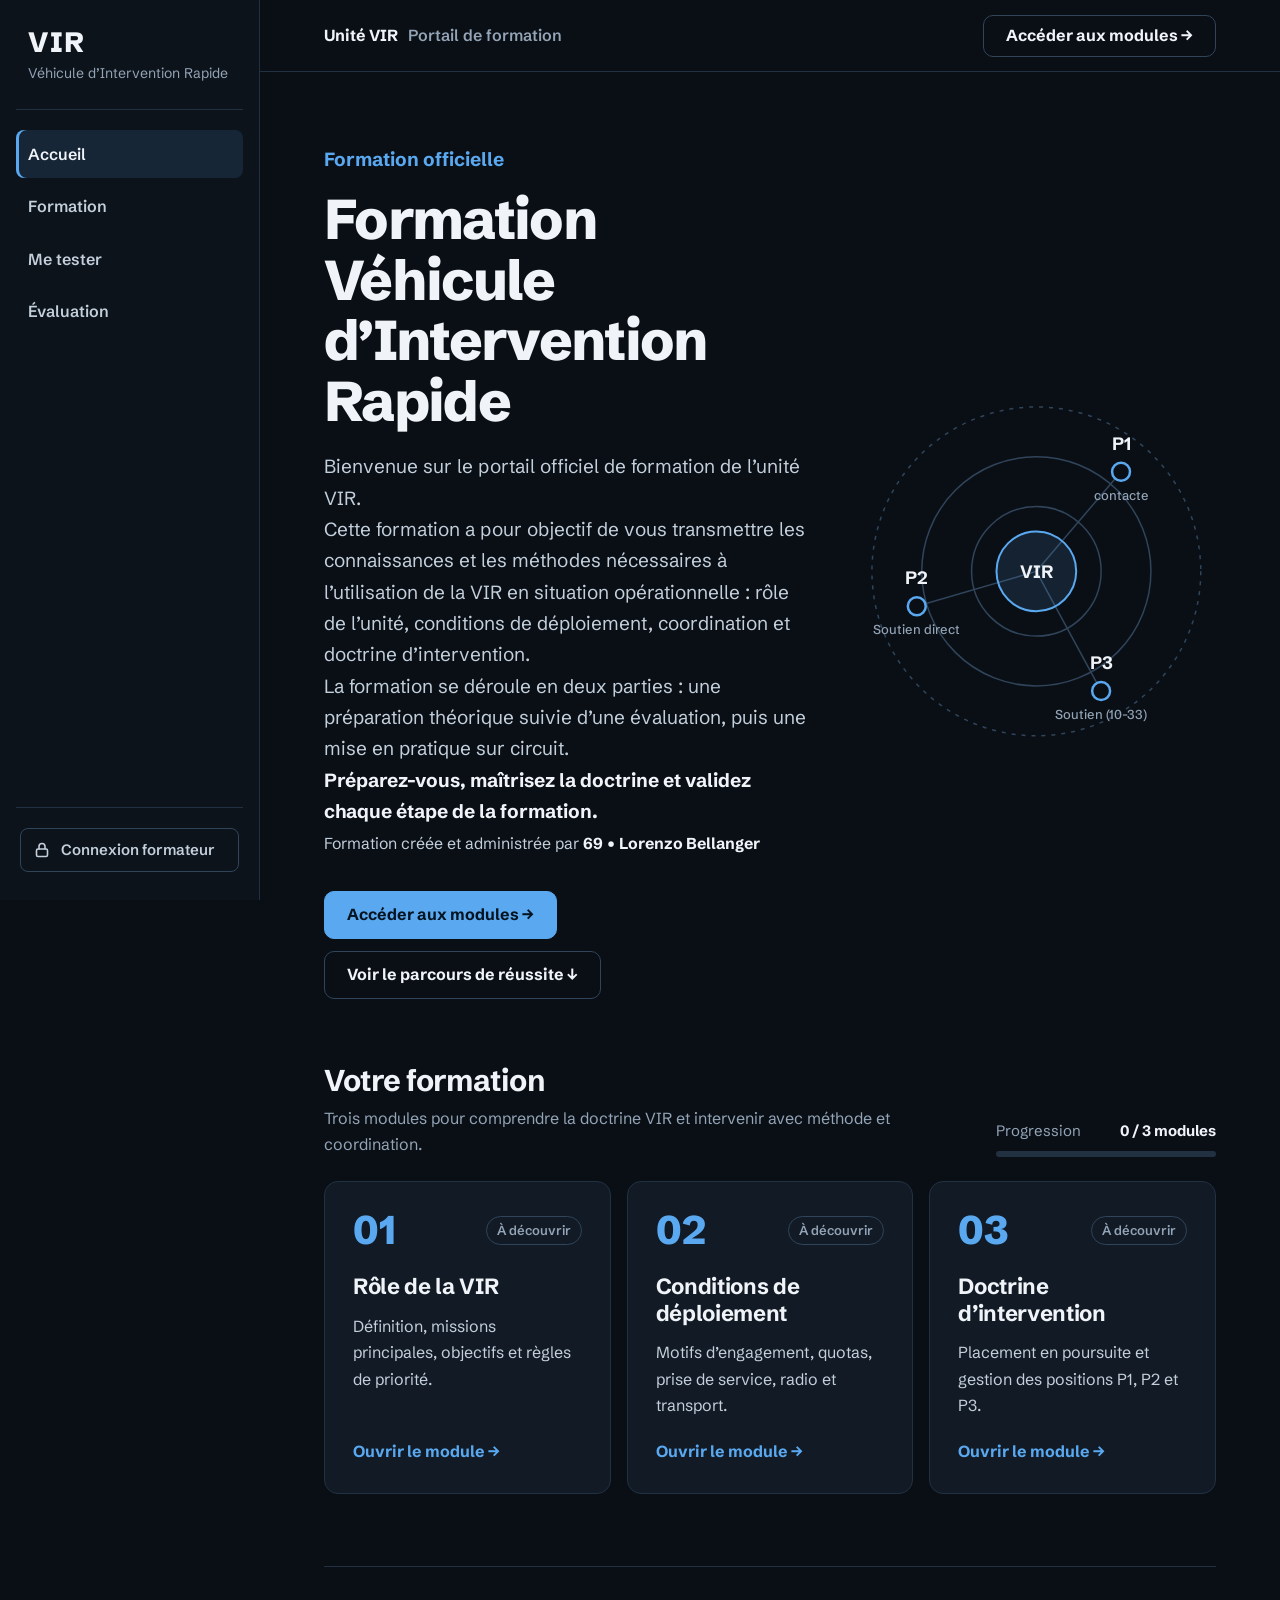
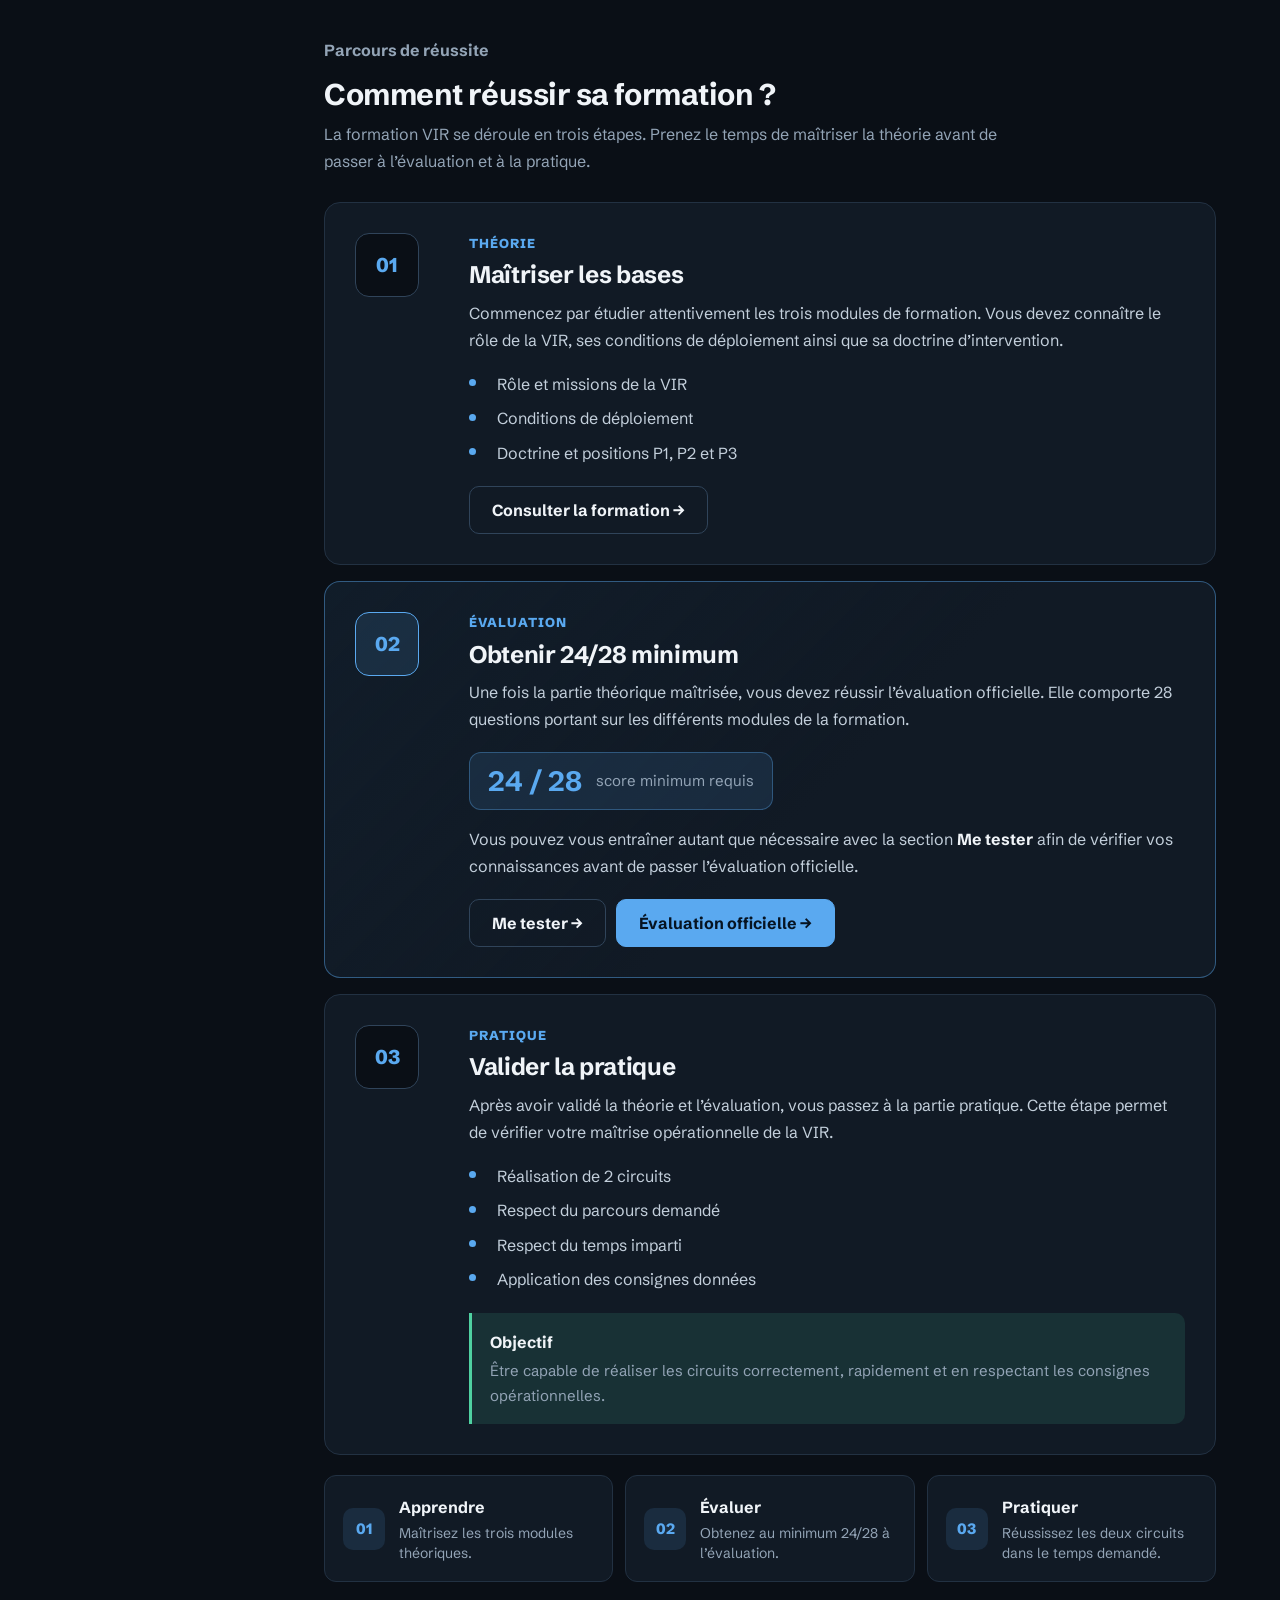
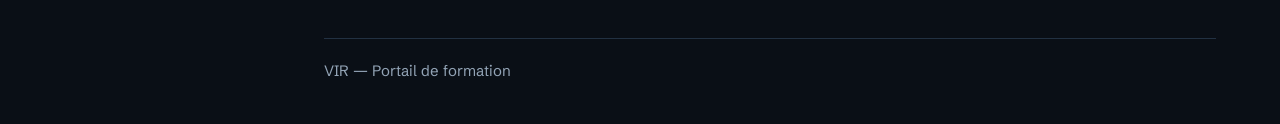
<file: index.html>
<!doctype html>
<html lang="fr">

<head>
  <meta charset="utf-8">

  <meta
    name="viewport"
    content="width=device-width, initial-scale=1"
  >

  <meta
    name="theme-color"
    content="#0a0f16"
  >

  <meta
    name="description"
    content="Portail officiel de formation de l’unité Véhicule d’Intervention Rapide."
  >


  <title>Accueil — VIR</title>

  <script src="./js/mobileguard.js"></script>
  <link rel="icon" type="image/png" href="./assets/icon.png">
  <link
    rel="preconnect"
    href="https://fonts.googleapis.com"
  >

  <link
    rel="preconnect"
    href="https://fonts.gstatic.com"
    crossorigin
  >

  <link
    href="https://fonts.googleapis.com/css2?family=Schibsted+Grotesk:wght@400;500;600;700;800&display=swap"
    rel="stylesheet"
  >

  <link
    rel="stylesheet"
    href="./css/style.css"
  >
</head>

<body data-page="home">

  <!-- =====================================================
       SIDEBAR
       ===================================================== -->

  <aside
    class="sidebar"
    id="sidebar"
    aria-label="Navigation principale"
  >

    <a
      class="brand"
      href="./index.html"
    >
      <strong>VIR</strong>
      <small>Véhicule d’Intervention Rapide</small>
    </a>

    <nav class="primary-nav">

      <a
        class="nav-link is-active"
        href="./index.html"
        aria-current="page"
      >
        Accueil
      </a>

      <a
        class="nav-link"
        href="./formation.html"
      >
        Formation
      </a>

      <a
        class="nav-link"
        href="./me-tester.html"
      >
        Me tester
      </a>

      <a
        class="nav-link"
        href="./evaluation.html"
      >
        Évaluation
      </a>

    </nav>

    <div class="sidebar-foot">

      <a
        class="staff-link"
        href="./formateur/connexion.html"
      >
        <svg
          viewBox="0 0 18 18"
          fill="none"
          stroke="currentColor"
          stroke-width="1.6"
          stroke-linecap="round"
          stroke-linejoin="round"
          aria-hidden="true"
        >
          <rect
            x="3.5"
            y="8"
            width="11"
            height="7.5"
            rx="1.5"
          />

          <path
            d="M6 8V5.5a3 3 0 0 1 6 0V8"
          />
        </svg>

        Connexion formateur
      </a>

    </div>

  </aside>

  <div
    class="mobile-scrim"
    data-close-sidebar
  ></div>


  <!-- =====================================================
       CONTENU PRINCIPAL
       ===================================================== -->

  <main class="main-content">

    <!-- TOPBAR -->

    <header class="topbar">

      <button
        class="menu-toggle"
        type="button"
        aria-label="Ouvrir la navigation"
        aria-expanded="false"
        aria-controls="sidebar"
        data-menu-toggle
      >
        <span></span>
        <span></span>
        <span></span>
      </button>

      <div class="topbar-title">
        <b>Unité VIR</b>
        <span>Portail de formation</span>
      </div>

      <a
        class="button"
        href="./formation.html"
      >
        Accéder aux modules →
      </a>

    </header>


    <div class="page-wrap">

      <!-- =================================================
           HERO
           ================================================= -->

      <section class="hero">

        <div>

          <p class="kicker">
            Formation officielle
          </p>

          <h1>
            Formation Véhicule d’Intervention Rapide
          </h1>

          <p>
            Bienvenue sur le portail officiel de formation
            de l’unité VIR.
          </p>

          <p>
            Cette formation a pour objectif de vous transmettre
            les connaissances et les méthodes nécessaires à
            l’utilisation de la VIR en situation opérationnelle :
            rôle de l’unité, conditions de déploiement,
            coordination et doctrine d’intervention.
          </p>

          <p>
            La formation se déroule en deux parties :
            une préparation théorique suivie d’une évaluation,
            puis une mise en pratique sur circuit.
          </p>

          <p>
            <strong>
              Préparez-vous, maîtrisez la doctrine et validez
              chaque étape de la formation.
            </strong>
          </p>

          <p>
            <small>
              Formation créée et administrée par
              <strong>69 • Lorenzo Bellanger</strong>
            </small>
          </p>

          <div class="hero-actions">

            <a
              class="button button-primary"
              href="./formation.html"
            >
              Accéder aux modules →
            </a>

            <a
              class="button"
              href="#reussir-formation"
            >
              Voir le parcours de réussite ↓
            </a>

          </div>

        </div>


        <!-- SCHÉMA VIR -->

        <svg
          class="hero-figure"
          viewBox="0 0 360 360"
          role="img"
          aria-label="Schéma des positions P1, P2 et P3 autour de la VIR"
        >

          <circle
            class="ring ring-dash"
            cx="180"
            cy="180"
            r="165"
          />

          <circle
            class="ring"
            cx="180"
            cy="180"
            r="115"
          />

          <circle
            class="ring"
            cx="180"
            cy="180"
            r="65"
          />

          <line
            class="link"
            x1="180"
            y1="180"
            x2="265"
            y2="80"
          />

          <line
            class="link"
            x1="180"
            y1="180"
            x2="60"
            y2="215"
          />

          <line
            class="link"
            x1="180"
            y1="180"
            x2="245"
            y2="300"
          />

          <circle
            class="core"
            cx="180"
            cy="180"
            r="40"
          />

          <text
            x="180"
            y="187"
          >
            VIR
          </text>

          <circle
            class="node"
            cx="265"
            cy="80"
            r="9"
          />

          <text
            x="265"
            y="58"
          >
            P1
          </text>

          <text
            class="sub"
            x="265"
            y="108"
          >
            contacte
          </text>


          <circle
            class="node"
            cx="60"
            cy="215"
            r="9"
          />

          <text
            x="60"
            y="193"
          >
            P2
          </text>

          <text
            class="sub"
            x="60"
            y="243"
          >
            Soutien direct
          </text>


          <circle
            class="node"
            cx="245"
            cy="300"
            r="9"
          />

          <text
            x="245"
            y="278"
          >
            P3
          </text>

          <text
            class="sub"
            x="245"
            y="328"
          >
            Soutien (10-33)
          </text>

        </svg>

      </section>


      <!-- =================================================
           MODULES
           ================================================= -->

      <section id="parcours">

        <div class="section-head">

          <div>

            <h2>
              Votre formation
            </h2>

            <p>
              Trois modules pour comprendre la doctrine VIR
              et intervenir avec méthode et coordination.
            </p>

          </div>


          <div class="progress">

            <div class="progress-label">

              <span>
                Progression
              </span>

              <strong>
                <span data-progress-count>0</span>
                / 3 modules
              </strong>

            </div>

            <div class="progress-track">

              <span
                data-progress-bar
                style="width: 0%"
              ></span>

            </div>

          </div>

        </div>


        <div class="module-grid">

          <!-- MODULE 1 -->

          <a
            class="module-card"
            href="./formation.html#module-1"
            data-home-module="1"
          >

            <div class="top">

              <span class="num">
                01
              </span>

              <span
                class="module-state"
                data-module-status="1"
              >
                À découvrir
              </span>

            </div>

            <h3>
              Rôle de la VIR
            </h3>

            <p>
              Définition, missions principales,
              objectifs et règles de priorité.
            </p>

            <span class="open">
              Ouvrir le module →
            </span>

          </a>


          <!-- MODULE 2 -->

          <a
            class="module-card"
            href="./formation.html#module-2"
            data-home-module="2"
          >

            <div class="top">

              <span class="num">
                02
              </span>

              <span
                class="module-state"
                data-module-status="2"
              >
                À découvrir
              </span>

            </div>

            <h3>
              Conditions de déploiement
            </h3>

            <p>
              Motifs d’engagement, quotas,
              prise de service, radio et transport.
            </p>

            <span class="open">
              Ouvrir le module →
            </span>

          </a>


          <!-- MODULE 3 -->

          <a
            class="module-card"
            href="./formation.html#module-3"
            data-home-module="3"
          >

            <div class="top">

              <span class="num">
                03
              </span>

              <span
                class="module-state"
                data-module-status="3"
              >
                À découvrir
              </span>

            </div>

            <h3>
              Doctrine d’intervention
            </h3>

            <p>
              Placement en poursuite et gestion
              des positions P1, P2 et P3.
            </p>

            <span class="open">
              Ouvrir le module →
            </span>

          </a>

        </div>

      </section>


      <!-- =================================================
           COMMENT RÉUSSIR SA FORMATION
           ================================================= -->

      <section
        class="success-path"
        id="reussir-formation"
      >

        <div class="section-head">

          <div>

            <p class="kicker">
              Parcours de réussite
            </p>

            <h2>
              Comment réussir sa formation ?
            </h2>

            <p>
              La formation VIR se déroule en trois étapes.
              Prenez le temps de maîtriser la théorie avant
              de passer à l’évaluation et à la pratique.
            </p>

          </div>

        </div>


        <div class="success-grid">

          <!-- ÉTAPE 1 -->

          <article class="success-card">

            <div class="success-number">
              01
            </div>

            <div class="success-content">

              <span class="success-label">
                THÉORIE
              </span>

              <h3>
                Maîtriser les bases
              </h3>

              <p>
                Commencez par étudier attentivement les trois
                modules de formation. Vous devez connaître le
                rôle de la VIR, ses conditions de déploiement
                ainsi que sa doctrine d’intervention.
              </p>

              <ul class="success-list">

                <li>
                  Rôle et missions de la VIR
                </li>

                <li>
                  Conditions de déploiement
                </li>

                <li>
                  Doctrine et positions P1, P2 et P3
                </li>

              </ul>

              <a
                class="button"
                href="./formation.html"
              >
                Consulter la formation →
              </a>

            </div>

          </article>


          <!-- ÉTAPE 2 -->

          <article class="success-card success-card-highlight">

            <div class="success-number">
              02
            </div>

            <div class="success-content">

              <span class="success-label">
                ÉVALUATION
              </span>

              <h3>
                Obtenir 24/28 minimum
              </h3>

              <p>
                Une fois la partie théorique maîtrisée,
                vous devez réussir l’évaluation officielle.
                Elle comporte 28 questions portant sur les
                différents modules de la formation.
              </p>


              <div class="score-requirement">

                <strong>
                  24 / 28
                </strong>

                <span>
                  score minimum requis
                </span>

              </div>


              <p>
                Vous pouvez vous entraîner autant que nécessaire
                avec la section <strong>Me tester</strong> afin
                de vérifier vos connaissances avant de passer
                l’évaluation officielle.
              </p>


              <div class="success-actions">

                <a
                  class="button"
                  href="./me-tester.html"
                >
                  Me tester →
                </a>

                <a
                  class="button button-primary"
                  href="./evaluation.html"
                >
                  Évaluation officielle →
                </a>

              </div>

            </div>

          </article>


          <!-- ÉTAPE 3 -->

          <article class="success-card">

            <div class="success-number">
              03
            </div>

            <div class="success-content">

              <span class="success-label">
                PRATIQUE
              </span>

              <h3>
                Valider la pratique
              </h3>

              <p>
                Après avoir validé la théorie et l’évaluation,
                vous passez à la partie pratique. Cette étape
                permet de vérifier votre maîtrise opérationnelle
                de la VIR.
              </p>


              <ul class="success-list">

                <li>
                  Réalisation de 2 circuits
                </li>

                <li>
                  Respect du parcours demandé
                </li>

                <li>
                  Respect du temps imparti
                </li>

                <li>
                  Application des consignes données
                </li>

              </ul>


              <div class="success-note">

                <strong>
                  Objectif
                </strong>

                <span>
                  Être capable de réaliser les circuits
                  correctement, rapidement et en respectant
                  les consignes opérationnelles.
                </span>

              </div>

            </div>

          </article>

        </div>


        <!-- RÉSUMÉ -->

        <div class="success-summary">

          <div>

            <span class="success-summary-number">
              01
            </span>

            <div>

              <strong>
                Apprendre
              </strong>

              <p>
                Maîtrisez les trois modules théoriques.
              </p>

            </div>

          </div>


          <div>

            <span class="success-summary-number">
              02
            </span>

            <div>

              <strong>
                Évaluer
              </strong>

              <p>
                Obtenez au minimum 24/28 à l’évaluation.
              </p>

            </div>

          </div>


          <div>

            <span class="success-summary-number">
              03
            </span>

            <div>

              <strong>
                Pratiquer
              </strong>

              <p>
                Réussissez les deux circuits dans le temps demandé.
              </p>

            </div>

          </div>

        </div>

      </section>


      <!-- =================================================
           FOOTER
           ================================================= -->

      <footer class="page-footer">
        VIR — Portail de formation
      </footer>

    </div>

  </main>


  <script
    src="./js/app.js"
    defer
  ></script>

</body>
</html>
</file>
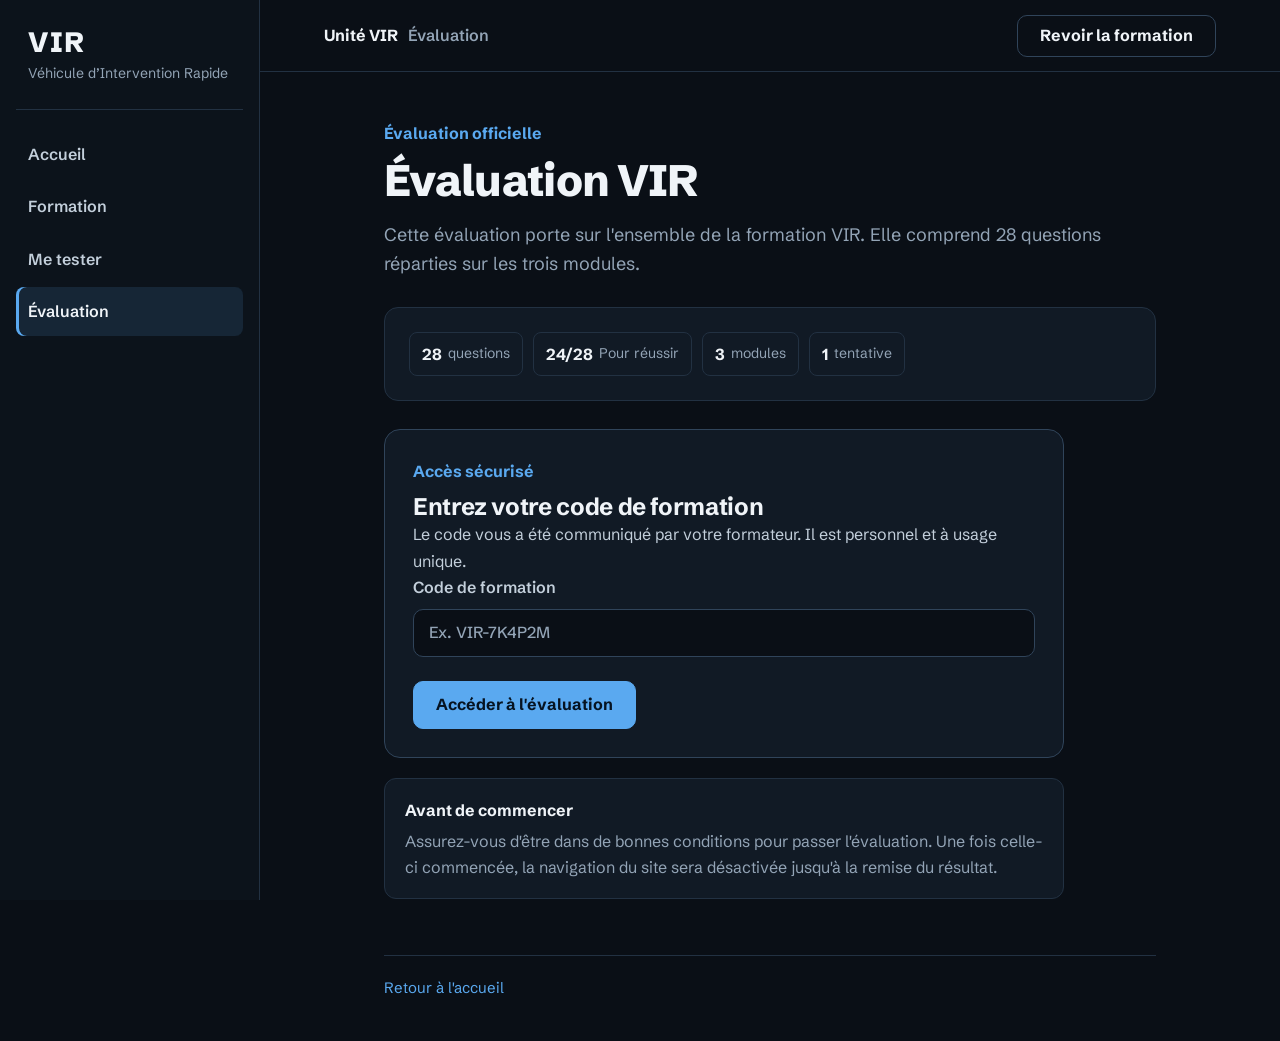
<file: evaluation.html>
<!doctype html>
<html lang="fr">

<head>
  <meta charset="utf-8">
  <meta
    name="viewport"
    content="width=device-width, initial-scale=1"
  >

  <meta
    name="theme-color"
    content="#0a0f16"
  >

  <meta
    name="description"
    content="Évaluation officielle de la formation VIR."
  >

  <title>Évaluation — VIR</title>
  <link rel="icon" type="image/png" href="./assets/icon.png">
  <link rel="preconnect" href="https://fonts.googleapis.com">
  <link
    rel="preconnect"
    href="https://fonts.gstatic.com"
    crossorigin
  >

  <link
    href="https://fonts.googleapis.com/css2?family=Schibsted+Grotesk:wght@400;500;600;700;800&display=swap"
    rel="stylesheet"
  >

  <link
    rel="stylesheet"
    href="./css/style.css"
  >

  <script src="./js/mobileguard.js"></script>
</head>

<body data-page="evaluation">

  <!-- =====================================================
       SIDEBAR
       ===================================================== -->

  <aside
    class="sidebar"
    id="sidebar"
    aria-label="Navigation principale"
  >

    <a
      class="brand"
      href="./index.html"
    >
      <strong>VIR</strong>

      <small>
        Véhicule d’Intervention Rapide
      </small>
    </a>

    <nav class="primary-nav">

      <a
        class="nav-link"
        href="./index.html"
      >
        Accueil
      </a>

      <a
        class="nav-link"
        href="./formation.html"
      >
        Formation
      </a>

      <a
        class="nav-link"
        href="./me-tester.html"
      >
        Me tester
      </a>

      <a
        class="nav-link is-active"
        href="./evaluation.html"
        aria-current="page"
      >
        Évaluation
      </a>

    </nav>

  </aside>


  <!-- =====================================================
       MOBILE
       ===================================================== -->

  <div
    class="mobile-scrim"
    data-close-sidebar
  ></div>


  <!-- =====================================================
       CONTENU
       ===================================================== -->

  <main class="main-content">

    <!-- TOPBAR -->

    <header class="topbar">

      <button
        class="menu-toggle"
        type="button"
        aria-label="Ouvrir la navigation"
        aria-expanded="false"
        aria-controls="sidebar"
        data-menu-toggle
      >
        <span></span>
        <span></span>
        <span></span>
      </button>

      <div class="topbar-title">

        <a href="./index.html">
          Unité VIR
        </a>

        <span>
          Évaluation
        </span>

      </div>

      <a
        class="button"
        href="./formation.html"
      >
        Revoir la formation
      </a>

    </header>


    <div class="page-wrap evaluation-wrap">


      <!-- =================================================
           ÉTAPE 1 — ACCÈS
           ================================================= -->

      <section id="evaluation-access">

        <p class="kicker">
          Évaluation officielle
        </p>

        <h1 class="quiz-title">
          Évaluation VIR
        </h1>

        <p class="quiz-lead">
          Cette évaluation porte sur l'ensemble de la
          formation VIR. Elle comprend 28 questions
          réparties sur les trois modules.
        </p>


        <!-- INFORMATIONS -->

        <div class="block evaluation-info">

          <div class="evaluation-info-item">

            <strong>
              28
            </strong>

            <span>
              questions
            </span>

          </div>


          <div class="evaluation-info-item">

            <strong>
              24/28
            </strong>

            <span>
              Pour réussir
            </span>

          </div>


          <div class="evaluation-info-item">

            <strong>
              3
            </strong>

            <span>
              modules
            </span>

          </div>


          <div class="evaluation-info-item">

            <strong>
              1
            </strong>

            <span>
              tentative
            </span>

          </div>

        </div>


        <!-- CARTE CODE -->

        <div class="evaluation-card">

          <div class="evaluation-card-header">

            <p class="kicker">
              Accès sécurisé
            </p>

            <h2>
              Entrez votre code de formation
            </h2>

            <p>
              Le code vous a été communiqué par votre
              formateur. Il est personnel et à usage unique.
            </p>

          </div>


          <form
            id="evaluation-code-form"
            novalidate
          >

            <div class="field">

              <label for="evaluation-code">
                Code de formation
              </label>

              <input
                id="evaluation-code"
                name="code"
                type="text"
                placeholder="Ex. VIR-7K4P2M"
                autocomplete="off"
                autocapitalize="characters"
                spellcheck="false"
                maxlength="32"
                required
              >

            </div>


            <div
              class="status-badge"
              id="evaluation-error"
              role="alert"
              hidden
            ></div>


            <button
              class="button button-primary"
              id="evaluation-submit"
              type="submit"
            >
              Accéder à l'évaluation
            </button>

          </form>

        </div>


        <!-- AVERTISSEMENT -->

        <div class="evaluation-warning">

          <strong>
            Avant de commencer
          </strong>

          <p>
            Assurez-vous d'être dans de bonnes conditions
            pour passer l'évaluation. Une fois celle-ci
            commencée, la navigation du site sera désactivée
            jusqu'à la remise du résultat.
          </p>

        </div>

      </section>


      <!-- =================================================
           ÉTAPE 2 — PRÉSENTATION
           ================================================= -->

      <section
        id="evaluation-ready"
        hidden
      >

        <p class="kicker">
          Code validé
        </p>

        <h1 class="quiz-title">
          Prêt pour l'évaluation ?
        </h1>

        <p class="quiz-lead">
          Vous allez commencer l'évaluation officielle
          de la formation VIR.
        </p>


        <!-- CONDITION DE RÉUSSITE -->

        <div class="evaluation-required-score">

          <strong>
            ⚠️ Condition de réussite
          </strong>

          <p>
            Vous devez obtenir au minimum
            <strong>24 / 28</strong>
            pour réussir l'évaluation.
          </p>

        </div>


        <div class="evaluation-card">


          <!-- RÉSUMÉ -->

          <div class="evaluation-summary">

            <div>

              <span>
                Questions
              </span>

              <strong>
                28
              </strong>

            </div>


            <div>

              <span>
                Modules
              </span>

              <strong>
                3
              </strong>

            </div>


            <div>

              <span>
                Tentative
              </span>

              <strong>
                Unique
              </strong>

            </div>

          </div>


          <!-- MODULES -->

          <div class="evaluation-modules">


            <div class="evaluation-module">

              <span>
                01
              </span>

              <div>

                <strong>
                  Rôle de la VIR
                </strong>

                <small>
                  Comprendre la mission et le fonctionnement
                  de l'unité.
                </small>

              </div>

            </div>


            <div class="evaluation-module">

              <span>
                02
              </span>

              <div>

                <strong>
                  Conditions de déploiement
                </strong>

                <small>
                  Connaître les conditions et règles de sortie
                  de la VIR.
                </small>

              </div>

            </div>


            <div class="evaluation-module">

              <span>
                03
              </span>

              <div>

                <strong>
                  Doctrine d'intervention
                </strong>

                <small>
                  Maîtriser les positions, dépassements et
                  procédures radio.
                </small>

              </div>

            </div>

          </div>


          <!-- BOUTON -->

          <button
            class="button button-primary"
            id="evaluation-start"
            type="button"
          >
            Commencer l'évaluation
          </button>

        </div>


        <p class="quiz-hint">

          Une fois l'évaluation commencée, vous ne pourrez
          plus revenir à la formation avant d'avoir terminé.

          Les réponses ne seront pas indiquées comme
          correctes ou incorrectes pendant l'évaluation.

        </p>

      </section>


      <!-- =================================================
           ÉTAPE 3 — QUESTIONS
           ================================================= -->

      <section
        id="evaluation-play"
        hidden
      >

        <div class="quiz-top">

          <div>

            <strong id="evaluation-count">
              Question 1 sur 28
            </strong>

            <span id="evaluation-module">
              Module 01
            </span>

          </div>

        </div>


        <!-- PROGRESSION -->

        <div class="progress-track">

          <span
            id="evaluation-bar"
            style="width: 0%"
          ></span>

        </div>


        <!-- QUESTION -->

        <article class="quiz-card">

          <h2 id="evaluation-question"></h2>

          <div
            class="options"
            id="evaluation-options"
          ></div>

        </article>


        <!-- INFORMATION -->

        <p class="quiz-hint">

          Les touches 1 à 4 permettent de sélectionner
          une réponse.

          Votre réponse est enregistrée automatiquement
          et vous passez directement à la question suivante.

        </p>

      </section>


      <!-- =================================================
           ÉTAPE 4 — RÉSULTAT
           ================================================= -->

      <section
        id="evaluation-result"
        hidden
      >

        <p class="kicker">
          Évaluation terminée
        </p>


        <div class="result-head">

          <div
            class="result-score"
            id="evaluation-result-score"
          >
            0 / 28
          </div>


          <div>

            <h2 id="evaluation-result-pct">
              0 %
            </h2>

            <p id="evaluation-result-msg">
              Résultat de votre évaluation.
            </p>

          </div>

        </div>


        <!-- RÉSULTATS PAR MODULE -->

        <ul
          class="result-modules"
          id="evaluation-result-modules"
        ></ul>


        <!-- QUESTIONS RATÉES -->

        <div
          class="block"
          id="evaluation-result-missed"
          hidden
        >

          <h3>
            Points à revoir
          </h3>

          <ul
            class="missed-list"
            id="evaluation-result-missed-list"
          ></ul>

        </div>


        <!-- FIN -->

        <div class="evaluation-final">

          <strong>
            Évaluation enregistrée
          </strong>

          <p>
            Votre résultat a été transmis à votre espace
            formateur.
          </p>

        </div>

      </section>


      <!-- =================================================
           FOOTER
           ================================================= -->

      <footer class="page-footer">

        <a href="./index.html">
          Retour à l'accueil
        </a>

      </footer>

    </div>

  </main>


  <!-- =====================================================
       SCRIPTS
       ===================================================== -->

  <script
    src="./js/app.js"
    defer
  ></script>

  <script
    src="./js/questions.js"
    defer
  ></script>

  <script
    src="./js/evaluation.js"
    defer
  ></script>

</body>

</html>
</file>
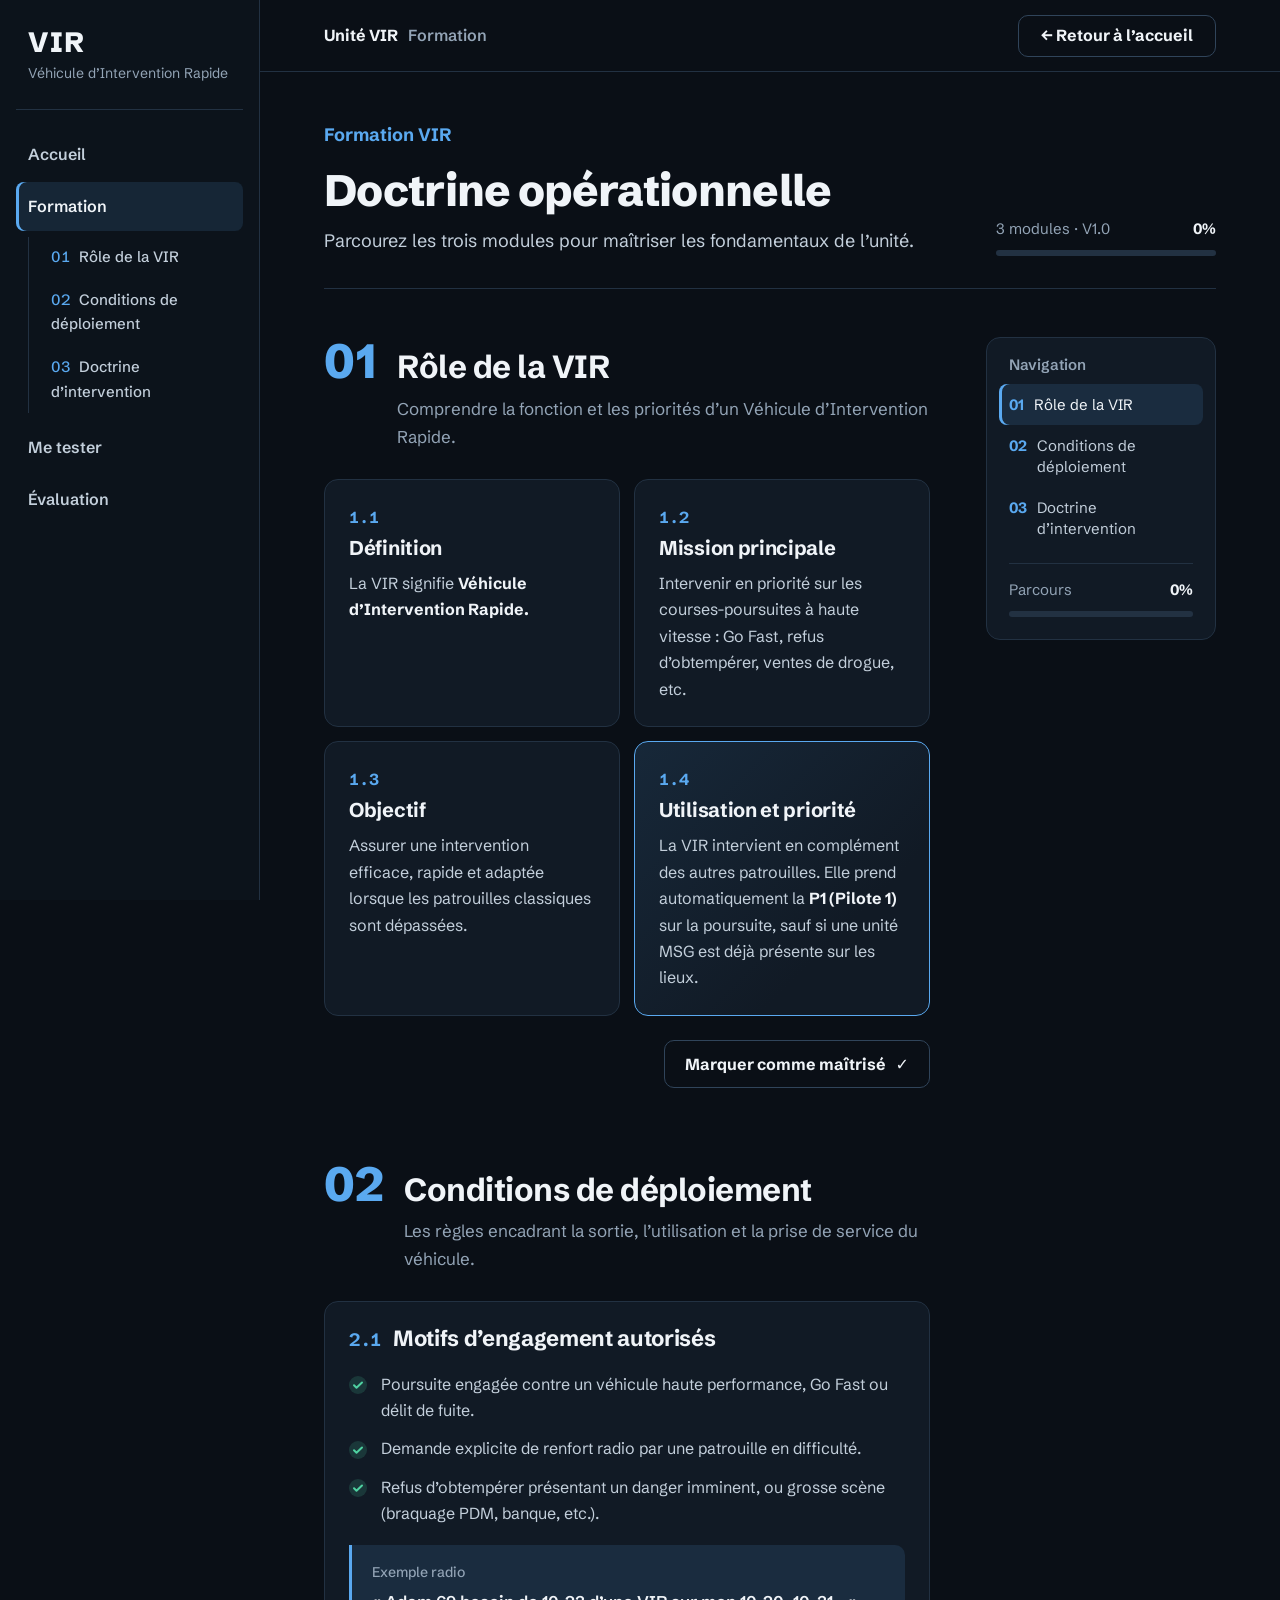
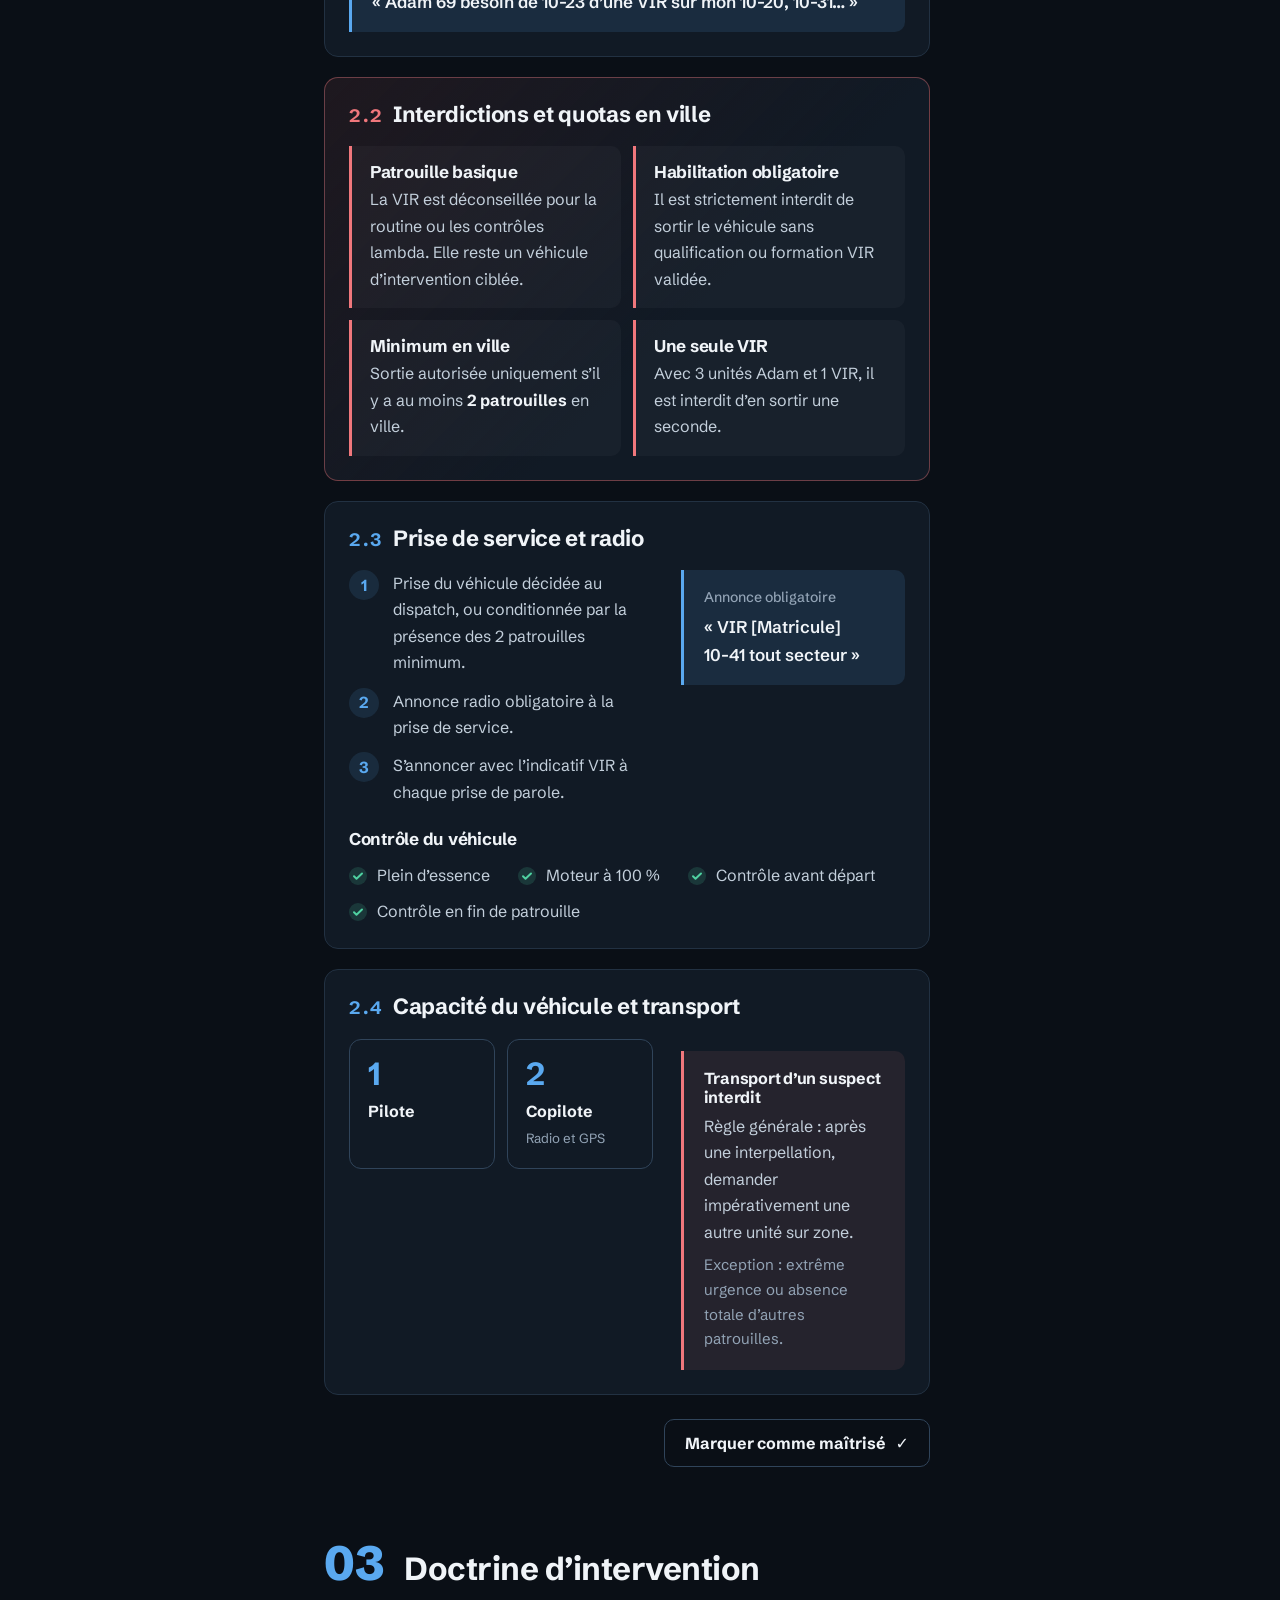
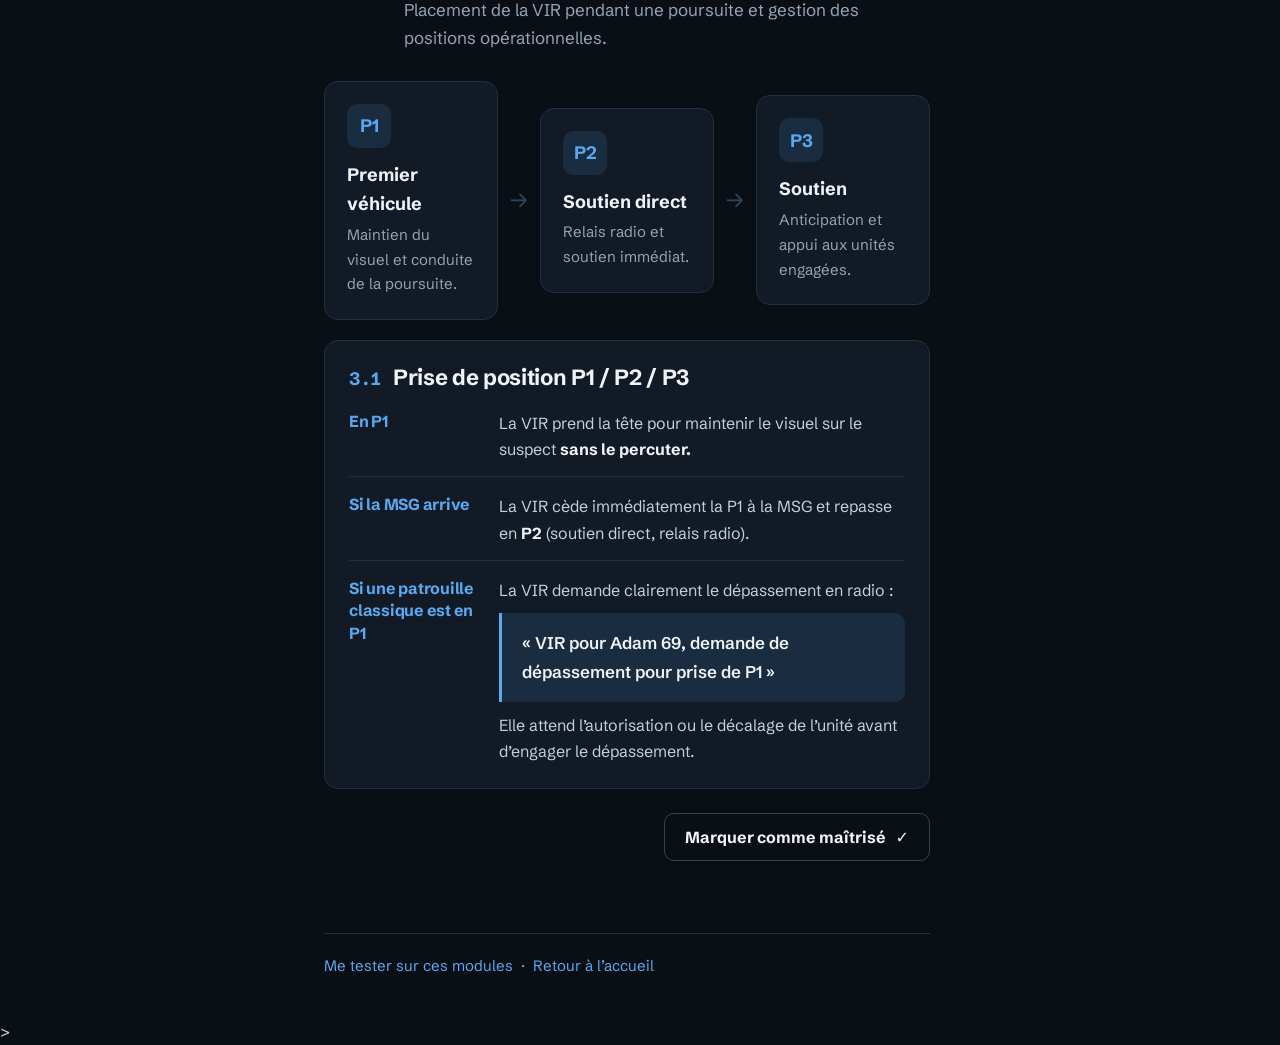
<file: formation.html>
<!doctype html>
<html lang="fr">
<head>
  <meta charset="utf-8">
  <meta name="viewport" content="width=device-width, initial-scale=1">
  <meta name="theme-color" content="#0a0f16">
  <meta name="description" content="Doctrine opérationnelle et modules de formation de l’unité VIR.">
  <title>Formation — VIR</title>
  <script src="./js/mobileguard.js"></script>
  <link rel="icon" type="image/png" href="./assets/icon.png">
  <link rel="preconnect" href="https://fonts.googleapis.com">
  <link rel="preconnect" href="https://fonts.gstatic.com" crossorigin>
  <link href="https://fonts.googleapis.com/css2?family=Schibsted+Grotesk:wght@400;500;600;700;800&display=swap" rel="stylesheet">
  <link rel="stylesheet" href="./css/style.css">
  <script src="./js/mobileguard.js"></script>
</head>
<body data-page="training">
  <aside class="sidebar" id="sidebar" aria-label="Navigation principale">
    <a class="brand" href="./index.html"><strong>VIR</strong><small>Véhicule d’Intervention Rapide</small></a>
    <nav class="primary-nav">
      <a class="nav-link" href="./index.html">Accueil</a>
      <a class="nav-link is-active" href="./formation.html" aria-current="page">Formation</a>
      <div class="sidebar-modules">
        <a href="#module-1"><span>01</span>Rôle de la VIR</a>
        <a href="#module-2"><span>02</span>Conditions de déploiement</a>
        <a href="#module-3"><span>03</span>Doctrine d’intervention</a>
      </div>
      <a class="nav-link" href="./me-tester.html">Me tester</a>
      <a class="nav-link" href="./evaluation.html"> Évaluation </a> </nav>
    </nav>
  </aside>
  <div class="mobile-scrim" data-close-sidebar></div>

  <main class="main-content">
    <header class="topbar">
      <button class="menu-toggle" type="button" aria-label="Ouvrir la navigation" aria-expanded="false" aria-controls="sidebar" data-menu-toggle><span></span><span></span><span></span></button>
      <div class="topbar-title"><a href="./index.html">Unité VIR</a><span>Formation</span></div>
      <a class="button" href="./index.html">← Retour à l’accueil</a>
    </header>

    <div class="page-wrap">
      <section class="training-head">
        <div>
          <p class="kicker">Formation VIR</p>
          <h1>Doctrine opérationnelle</h1>
          <p>Parcourez les trois modules pour maîtriser les fondamentaux de l’unité.</p>
        </div>
        <div class="progress"><div class="progress-label"><span>3 modules · V1.0</span><strong data-progress-percent>0%</strong></div><div class="progress-track"><span data-progress-bar style="width:0%"></span></div></div>
      </section>

      <div class="training-layout">
        <div class="modules-column">

          <!-- MODULE 01 -->
          <article class="training-module" id="module-1" data-training-module="1">
            <div class="module-title"><span class="num">01</span><div><h2>Rôle de la VIR</h2><p>Comprendre la fonction et les priorités d’un Véhicule d’Intervention Rapide.</p></div></div>
            <div class="card-grid">
              <section class="card"><span class="ref">1.1</span><h3>Définition</h3><p>La VIR signifie <strong>Véhicule d’Intervention Rapide.</strong></p></section>
              <section class="card"><span class="ref">1.2</span><h3>Mission principale</h3><p>Intervenir en priorité sur les courses-poursuites à haute vitesse : Go Fast, refus d’obtempérer, ventes de drogue, etc.</p></section>
              <section class="card"><span class="ref">1.3</span><h3>Objectif</h3><p>Assurer une intervention efficace, rapide et adaptée lorsque les patrouilles classiques sont dépassées.</p></section>
              <section class="card card-key"><span class="ref">1.4</span><h3>Utilisation et priorité</h3><p>La VIR intervient en complément des autres patrouilles. Elle prend automatiquement la <strong>P1 (Pilote 1)</strong> sur la poursuite, sauf si une unité MSG est déjà présente sur les lieux.</p></section>
            </div>
            <div class="done-row"><button class="completion-button" type="button" data-complete-module="1">Marquer comme maîtrisé <span>✓</span></button></div>
          </article>

          <!-- MODULE 02 -->
          <article class="training-module" id="module-2" data-training-module="2">
            <div class="module-title"><span class="num">02</span><div><h2>Conditions de déploiement</h2><p>Les règles encadrant la sortie, l’utilisation et la prise de service du véhicule.</p></div></div>

            <section class="block">
              <h3><span class="ref">2.1</span>Motifs d’engagement autorisés</h3>
              <ul class="checks">
                <li>Poursuite engagée contre un véhicule haute performance, Go Fast ou délit de fuite.</li>
                <li>Demande explicite de renfort radio par une patrouille en difficulté.</li>
                <li>Refus d’obtempérer présentant un danger imminent, ou grosse scène (braquage PDM, banque, etc.).</li>
              </ul>
              <div class="quote"><small>Exemple radio</small>« Adam 69 besoin de 10-23 d’une VIR sur mon 10-20, 10-31… »</div>
            </section>

            <section class="block block-warn">
              <h3><span class="ref">2.2</span>Interdictions et quotas en ville</h3>
              <ul class="rules">
                <li><h4>Patrouille basique</h4><p>La VIR est déconseillée pour la routine ou les contrôles lambda. Elle reste un véhicule d’intervention ciblée.</p></li>
                <li><h4>Habilitation obligatoire</h4><p>Il est strictement interdit de sortir le véhicule sans qualification ou formation VIR validée.</p></li>
                <li><h4>Minimum en ville</h4><p>Sortie autorisée uniquement s’il y a au moins <strong>2 patrouilles</strong> en ville.</p></li>
                <li><h4>Une seule VIR</h4><p>Avec 3 unités Adam et 1 VIR, il est interdit d’en sortir une seconde.</p></li>
              </ul>
            </section>

            <section class="block">
              <h3><span class="ref">2.3</span>Prise de service et radio</h3>
              <div class="two-col">
                <ol class="steps">
                  <li>Prise du véhicule décidée au dispatch, ou conditionnée par la présence des 2 patrouilles minimum.</li>
                  <li>Annonce radio obligatoire à la prise de service.</li>
                  <li>S’annoncer avec l’indicatif VIR à chaque prise de parole.</li>
                </ol>
                <div class="quote" style="margin-top:0"><small>Annonce obligatoire</small>« VIR [Matricule]<br>10-41 tout secteur »</div>
              </div>
              <h4 class="sub-title">Contrôle du véhicule</h4>
              <ul class="checks checks-inline"><li>Plein d’essence</li><li>Moteur à 100 %</li><li>Contrôle avant départ</li><li>Contrôle en fin de patrouille</li></ul>
            </section>

            <section class="block">
              <h3><span class="ref">2.4</span>Capacité du véhicule et transport</h3>
              <div class="two-col">
                <div class="seats"><div class="seat"><b>1</b><span>Pilote</span></div><div class="seat"><b>2</b><span>Copilote</span><small>Radio et GPS</small></div></div>
                <div class="note"><h4>Transport d’un suspect interdit</h4><p>Règle générale : après une interpellation, demander impérativement une autre unité sur zone.</p><small>Exception : extrême urgence ou absence totale d’autres patrouilles.</small></div>
              </div>
            </section>
            <div class="done-row"><button class="completion-button" type="button" data-complete-module="2">Marquer comme maîtrisé <span>✓</span></button></div>
          </article>

          <!-- MODULE 03 -->
          <article class="training-module" id="module-3" data-training-module="3">
            <div class="module-title"><span class="num">03</span><div><h2>Doctrine d’intervention</h2><p>Placement de la VIR pendant une poursuite et gestion des positions opérationnelles.</p></div></div>
            <div class="sequence" aria-label="P1 puis P2 puis P3">
              <div class="step-card"><b>P1</b><strong>Premier véhicule</strong><p>Maintien du visuel et conduite de la poursuite.</p></div><span class="sep" aria-hidden="true">→</span>
              <div class="step-card"><b>P2</b><strong>Soutien direct</strong><p>Relais radio et soutien immédiat.</p></div><span class="sep" aria-hidden="true">→</span>
              <div class="step-card"><b>P3</b><strong>Soutien</strong><p>Anticipation et appui aux unités engagées.</p></div>
            </div>
            <section class="block">
              <h3><span class="ref">3.1</span>Prise de position P1 / P2 / P3</h3>
              <ul class="cases">
                <li><h4>En P1</h4><p>La VIR prend la tête pour maintenir le visuel sur le suspect <strong>sans le percuter.</strong></p></li>
                <li><h4>Si la MSG arrive</h4><p>La VIR cède immédiatement la P1 à la MSG et repasse en <strong>P2</strong> (soutien direct, relais radio).</p></li>
                <li><h4>Si une patrouille classique est en P1</h4><div><p>La VIR demande clairement le dépassement en radio :</p><div class="quote">« VIR pour Adam 69, demande de dépassement pour prise de P1 »</div><p>Elle attend l’autorisation ou le décalage de l’unité avant d’engager le dépassement.</p></div></li>
              </ul>
            </section>
            <div class="done-row"><button class="completion-button" type="button" data-complete-module="3">Marquer comme maîtrisé <span>✓</span></button></div>
          </article>

          <footer class="page-footer"><a href="./me-tester.html">Me tester sur ces modules</a> &nbsp;·&nbsp; <a href="./index.html">Retour à l’accueil</a></footer>
        </div>

        <aside class="training-nav-wrap" aria-label="Navigation de la formation">
          <nav class="training-nav">
            <h2>Navigation</h2>
            <a href="#module-1" data-module-link="1"><b>01</b>Rôle de la VIR</a>
            <a href="#module-2" data-module-link="2"><b>02</b>Conditions de déploiement</a>
            <a href="#module-3" data-module-link="3"><b>03</b>Doctrine d’intervention</a>
            <div class="progress"><div class="progress-label"><span>Parcours</span><strong data-nav-progress>0%</strong></div><div class="progress-track"><span data-progress-bar style="width:0%"></span></div></div>
          </nav>
        </aside>
      </div>
    </div>
  </main>
  <script src="./js/app.js" defer></script>>
</body>
</html>
</file>
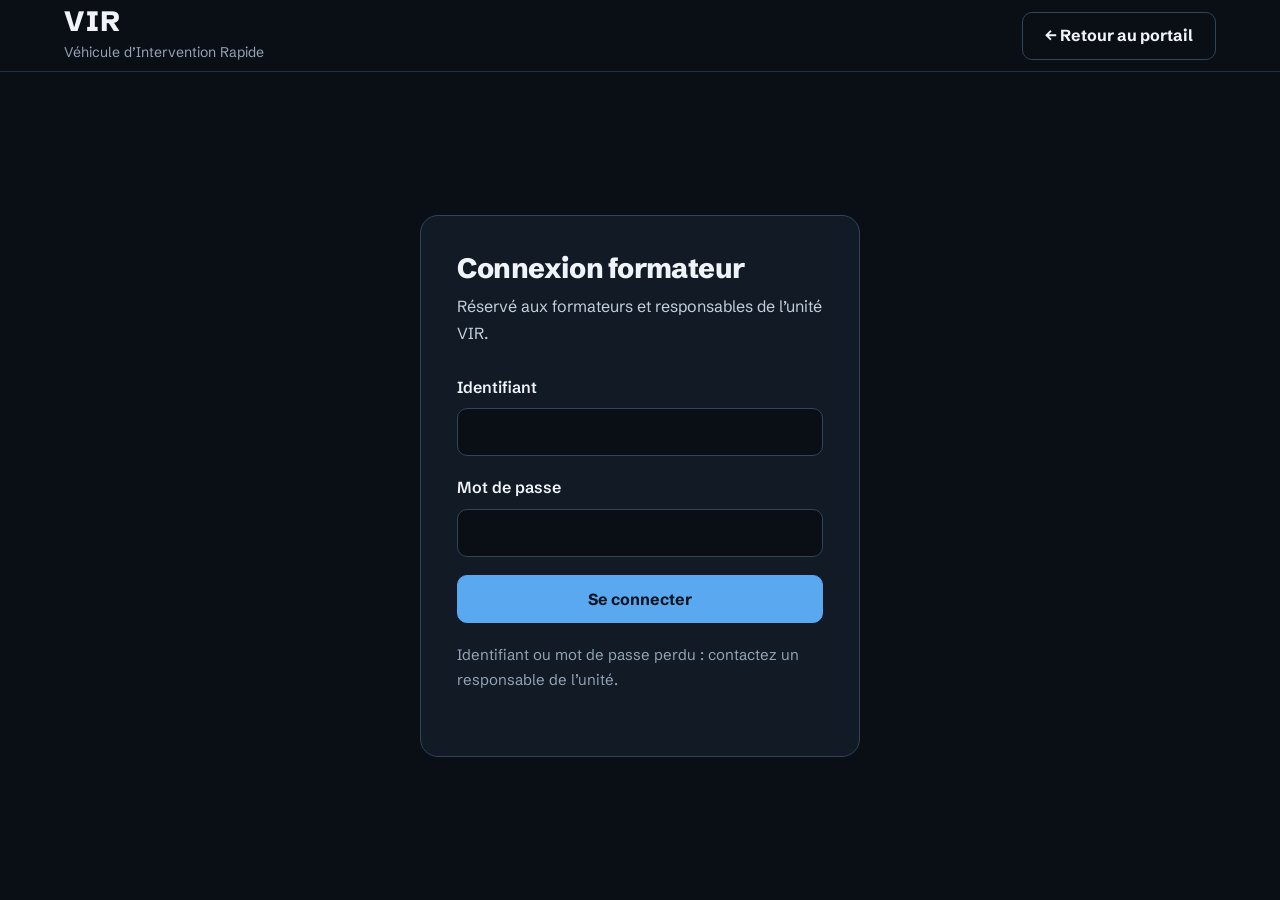
<file: formateur/connexion.html>
<!doctype html>
<html lang="fr">

<head>
  <meta charset="utf-8">

  <meta
    name="viewport"
    content="width=device-width, initial-scale=1"
  >

  <meta
    name="theme-color"
    content="#0a0f16"
  >

  <meta
    name="robots"
    content="noindex"
  >

  <title>Connexion formateur — VIR</title>
  <link rel="icon" type="image/png" href="./assets/icon.png">
  <script src="../js/mobileguard.js"></script>

  <link
    rel="preconnect"
    href="https://fonts.googleapis.com"
  >

  <link
    rel="preconnect"
    href="https://fonts.gstatic.com"
    crossorigin
  >

  <link
    href="https://fonts.googleapis.com/css2?family=Schibsted+Grotesk:wght@400;500;600;700;800&display=swap"
    rel="stylesheet"
  >

  <link
    rel="stylesheet"
    href="../css/style.css"
  >

  <style>
    .login-page {
      min-height: 100vh;
      display: grid;
      grid-template-rows: auto 1fr;
    }

    .login-top {
      display: flex;
      align-items: center;
      justify-content: space-between;
      gap: 16px;

      height: 72px;

      padding: 0 clamp(24px, 5vw, 64px);

      border-bottom: 1px solid var(--line);
    }

    .login-top .brand {
      padding: 0;
      border: 0;
    }

    .login-main {
      display: grid;
      place-items: center;

      padding: 48px 24px;
    }

    .login-card {
      width: 100%;
      max-width: 440px;

      padding: 36px;

      border: 1px solid var(--line-2);
      border-radius: 18px;

      background: var(--panel);
    }

    .login-card h1 {
      margin-bottom: 8px;

      font-size: 1.75rem;
      font-weight: 800;
    }

    .login-card > p {
      margin-bottom: 28px;
    }

    .field {
      display: grid;
      gap: 8px;

      margin-bottom: 18px;
    }

    .field label {
      color: var(--text);
      font-weight: 600;
    }

    .field input {
      width: 100%;
      min-height: 48px;

      padding: 0 16px;

      border: 1px solid var(--line-2);
      border-radius: 10px;

      background: var(--bg);
      color: var(--text);

      font: inherit;
      font-size: 1.0625rem;

      box-sizing: border-box;
    }

    .field input:focus-visible {
      outline: 3px solid var(--blue);
      outline-offset: 2px;

      border-color: var(--blue);
    }

    .login-card .button-primary {
      width: 100%;

      cursor: pointer;

      font: inherit;
      font-weight: 700;
    }

    .login-card .button-primary:disabled {
      opacity: 0.6;
      cursor: wait;
    }

    .login-error {
      margin-bottom: 18px;

      padding: 14px 16px;

      border-left: 3px solid var(--red);
      border-radius: 0 10px 10px 0;

      background: var(--red-soft);
      color: var(--text);
    }

    .login-help {
      margin-top: 20px;

      color: var(--muted);

      font-size: 0.9375rem;
    }

    @media (max-width: 720px) {

      .login-top {
        height: 64px;
        padding: 0 16px;
      }

      .login-card {
        padding: 26px 20px;
      }

    }
  </style>
</head>


<body data-page="login">

  <div class="login-page">

    <!-- HEADER -->

    <header class="login-top">

      <a
        class="brand"
        href="../index.html"
      >
        <strong>VIR</strong>

        <small>
          Véhicule d’Intervention Rapide
        </small>
      </a>


      <a
        class="button"
        href="../index.html"
      >
        ← Retour au portail
      </a>

    </header>


    <!-- CONTENU -->

    <main class="login-main">

      <section
        class="login-card"
        aria-labelledby="login-title"
      >

        <h1 id="login-title">
          Connexion formateur
        </h1>

        <p>
          Réservé aux formateurs et responsables
          de l’unité VIR.
        </p>


        <!-- ERREUR -->

        <div
          class="login-error"
          id="login-error"
          role="alert"
          hidden
        ></div>


        <!-- FORMULAIRE -->

        <form
          id="login-form"
          novalidate
        >

          <div class="field">

            <label for="identifiant">
              Identifiant
            </label>

            <input
              id="identifiant"
              name="identifiant"
              type="text"
              autocomplete="username"
              inputmode="numeric"
              required
            >

          </div>


          <div class="field">

            <label for="motdepasse">
              Mot de passe
            </label>

            <input
              id="motdepasse"
              name="motdepasse"
              type="password"
              autocomplete="current-password"
              required
            >

          </div>


          <button
            class="button button-primary"
            type="submit"
            id="login-submit"
          >
            Se connecter
          </button>

        </form>


        <p class="login-help">
          Identifiant ou mot de passe perdu :
          contactez un responsable de l’unité.
        </p>

      </section>

    </main>

  </div>


  <!-- JS DE CONNEXION -->
<script src="./js/connexion.js"></script>

</body>

</html>
</file>
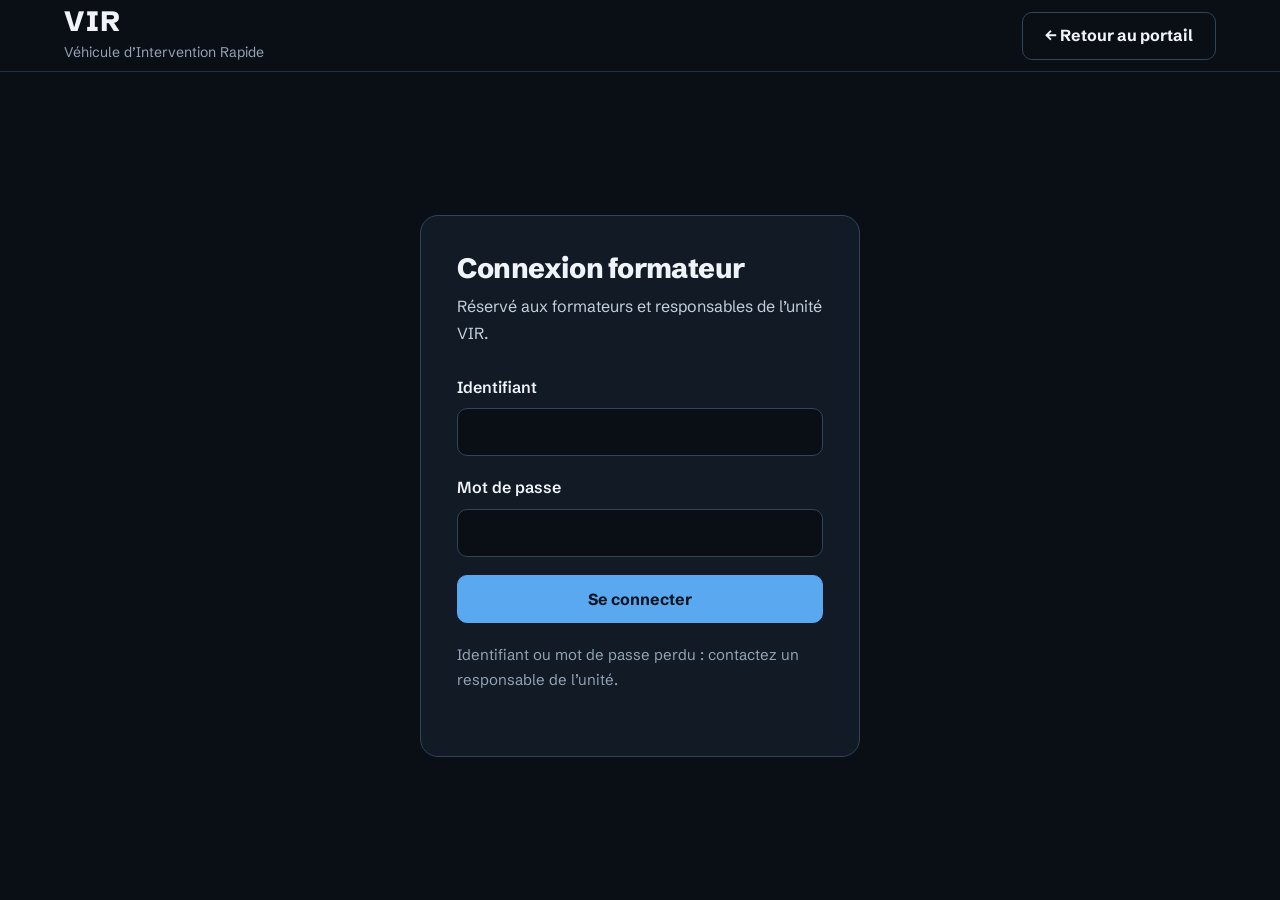
<file: formateur/tableau-de-bord.html>
<!doctype html>

<html lang="fr">

<head>

  <meta charset="utf-8">

<meta
name="viewport"
content="width=device-width, initial-scale=1"

>

<meta
name="theme-color"
content="#0a0f16"

>

<meta
name="robots"
content="noindex, nofollow"

>

  <title>Tableau de bord — VIR</title>

  <!-- =================================
       PROTECTION MOBILE
       ================================= -->

  <link
    rel="icon"
    type="image/png"
    href="../ASS"
  >

  <script src="../js/mobileguard.js"></script>

  <!-- =================================
       POLICE
       ================================= -->

  <link
    rel="preconnect"
    href="https://fonts.googleapis.com"
  >

  <link
    rel="preconnect"
    href="https://fonts.gstatic.com"
  >

  <link
    href="https://fonts.googleapis.com/css2?family=Schibsted+Grotesk:wght@400;500;600;700;800&display=swap"
    rel="stylesheet"
  >

  <!-- =================================
       CSS
       ================================= -->

  <link
    rel="stylesheet"
    href="./css/style.css"
  >

</head>

<body data-page="dashboard">

  <!-- =================================
       SIDEBAR
       ================================= -->

  <aside
    class="sidebar"
    id="sidebar"
    aria-label="Navigation du tableau de bord"
  >

<a
  class="brand"
  href="../index.html"
>

  <strong>VIR</strong>

  <small>
    Véhicule d’Intervention Rapide
  </small>

</a>


<nav class="primary-nav">

  <a
    class="nav-link dashboard-nav is-active"
    href="#accueil"
    data-section="accueil"
  >
    Accueil
  </a>


  <a
    class="nav-link dashboard-nav"
    href="#formation-agent"
    data-section="formation-agent"
  >
    Formation Agent
  </a>


  <!-- =================================
       CIRCUITS
       ================================= -->

  <a
    class="nav-link dashboard-nav"
    href="#circuits"
    data-section="circuits"
  >
    Circuits
  </a>


  <a
    class="nav-link dashboard-nav"
    href="#evaluations"
    data-section="evaluations"
  >
    Évaluations
  </a>


  <!-- ADMIN UNIQUEMENT -->

  <a
    class="nav-link dashboard-nav admin-nav"
    href="#administration"
    data-section="administration"
  >
    Administration
  </a>

</nav>


<div class="sidebar-foot">

  <button
    class="staff-link"
    type="button"
    id="logout-button"
  >

    <svg
      viewBox="0 0 18 18"
      fill="none"
      stroke="currentColor"
      stroke-width="1.6"
      stroke-linecap="round"
      stroke-linejoin="round"
      aria-hidden="true"
    >

      <path
        d="M7 3H4.5A1.5 1.5 0 0 0 3 4.5v9A1.5 1.5 0 0 0 4.5 15H7"
      />

      <path
        d="M10 5l4 4-4 4"
      />

      <path
        d="M6 9h8"
      />

    </svg>

    Déconnexion

  </button>

</div>


  </aside>

  <!-- =================================
       MOBILE
       ================================= -->

  <div
    class="mobile-scrim"
    data-close-sidebar
  ></div>

  <!-- =================================
       CONTENU PRINCIPAL
       ================================= -->

  <main class="main-content">


<!-- =================================
     TOPBAR
     ================================= -->

<header class="topbar">

  <button
    class="menu-toggle"
    type="button"
    aria-label="Ouvrir la navigation"
    aria-expanded="false"
    aria-controls="sidebar"
    data-menu-toggle
  >

    <span></span>
    <span></span>
    <span></span>

  </button>


  <div class="topbar-title">

    <b>
      Unité VIR
    </b>

    <span>
      Tableau de bord formateur
    </span>

  </div>


  <a
    class="button"
    href="../index.html"
  >
    ← Portail VIR
  </a>

</header>


<!-- =================================
     PAGE
     ================================= -->

<div class="page-wrap">


  <!-- =================================================
       ACCUEIL
       ================================================= -->

  <section
    class="dashboard-section is-active"
    id="section-accueil"
    data-section-content="accueil"
  >

    <div class="dashboard-welcome">

      <p class="kicker">
        Espace formateur
      </p>

      <h1>
        Bonjour,
        <span data-user-name>
          Chargement…
        </span>.
      </h1>

      <p>
        Bienvenue dans l’espace de gestion et de suivi
        de l’unité Véhicule d’Intervention Rapide.
      </p>

    </div>


    <div class="dashboard-grid">


      <!-- MATRICULE -->

      <article class="dashboard-card">

        <div class="card-top">

          <span class="card-label">
            Votre matricule
          </span>

          <span class="card-icon">
            #
          </span>

        </div>

        <strong
          class="card-value"
          data-user-matricule
        >
          —
        </strong>

        <p class="card-description">
          Identifiant du personnel VIR.
        </p>

      </article>


      <!-- FONCTION -->

      <article class="dashboard-card">

        <div class="card-top">

          <span class="card-label">
            Fonction
          </span>

          <span class="card-icon">
            ◈
          </span>

        </div>

        <strong
          class="card-value"
          data-user-role
        >
          —
        </strong>

        <p class="card-description">
          Niveau d’accès actuel.
        </p>

      </article>


      <!-- SESSION -->

      <article class="dashboard-card">

        <div class="card-top">

          <span class="card-label">
            Session
          </span>

          <span class="card-icon">
            ●
          </span>

        </div>

        <strong class="card-value">
          Active
        </strong>

        <p class="card-description">
          Votre session est actuellement valide.
        </p>

      </article>

    </div>


    <!-- PROFIL -->

    <div class="dashboard-panel">

      <div class="profile-row">

        <div
          class="profile-avatar"
          data-user-avatar
        >
          —
        </div>


        <div>

          <div
            class="profile-name"
            data-user-name
          >
            Chargement…
          </div>


          <div class="profile-meta">

            Matricule

            <strong data-user-matricule>
              —
            </strong>

            ·

            <span
              class="status-badge"
              data-user-role-badge
            >
              —
            </span>

          </div>

        </div>

      </div>

    </div>

  </section>


  <!-- =================================================
       FORMATION AGENT
       ================================================= -->

  <section
    class="dashboard-section"
    id="section-formation-agent"
    data-section-content="formation-agent"
  >

    <!-- INTRODUCTION -->

    <div class="formation-agent-intro">

      <span class="kicker">
        Guide formateur
      </span>

      <h1>
        Formation Agent
      </h1>

      <p>
        Retrouvez ici les étapes à suivre pour accompagner correctement
        un candidat, les notions à expliquer et les points à vérifier
        avant sa validation.
      </p>

    </div>


    <!-- RÔLE DU FORMATEUR -->

    <div class="formation-rule">

      <div class="formation-rule-icon">
        ?
      </div>

      <div class="formation-rule-content">

        <strong>
          Rôle du formateur
        </strong>

        <h3>
          Accompagner, expliquer et évaluer
        </h3>

        <p>
          Le formateur est chargé d’accompagner le candidat pendant
          l’ensemble de sa formation. Il doit lui transmettre la doctrine
          VIR, s’assurer de sa bonne compréhension et vérifier sa capacité
          à appliquer les consignes lors de la phase pratique.
        </p>

        <p style="margin-top: 12px;">

          <strong>
            Principe essentiel :
          </strong>

          le formateur doit prendre le temps d’expliquer les notions
          et de répondre aux questions du candidat. En revanche, il ne
          doit pas lui communiquer les réponses pendant l’évaluation officielle.

        </p>

      </div>

    </div>


    <!-- ÉTAPES DE LA FORMATION -->

    <div class="formation-steps">


      <!-- 01 -->

      <article class="formation-step">

        <div class="formation-step-number">
          01
        </div>

        <div class="formation-step-content">

          <span class="step-label">
            Avant la formation
          </span>

          <h3>
            Présenter le déroulement
          </h3>

          <p>
            Avant de commencer les modules, prenez quelques instants
            pour expliquer au candidat comment va se dérouler sa formation.
          </p>

          <ul class="formation-checklist">

            <li>
              Présenter le rôle du formateur
            </li>

            <li>
              Présenter les trois modules théoriques
            </li>

            <li>
              Expliquer le fonctionnement de l’évaluation
            </li>

            <li>
              Présenter la phase pratique
            </li>

            <li>
              Répondre aux premières questions du candidat
            </li>

          </ul>

          <div class="formation-objective">

            <span>
              La formation comprend une phase théorique,
              une évaluation officielle de 28 questions nécessitant
              au minimum 24 bonnes réponses, puis une validation pratique.
            </span>

          </div>

        </div>

      </article>


      <!-- 02 -->

      <article class="formation-step">

        <div class="formation-step-number">
          02
        </div>

        <div class="formation-step-content">

          <span class="step-label">
            Module 01
          </span>

          <h3>
            Expliquer le rôle de la VIR
          </h3>

          <p>
            Le candidat doit comprendre précisément ce qu’est la VIR,
            son rôle et son objectif dans le dispositif opérationnel.
          </p>

          <ul class="formation-checklist">

            <li>
              Définition et rôle de la VIR
            </li>

            <li>
              Mission principale de l’unité
            </li>

            <li>
              Objectifs opérationnels
            </li>

            <li>
              Règles générales de priorité
            </li>

          </ul>

          <div class="formation-objective">

            <span>
              Avant de poursuivre, assurez-vous que le candidat est
              capable d’expliquer avec ses propres mots le rôle et
              l’objectif de la VIR.
            </span>

          </div>

        </div>

      </article>


      <!-- 03 -->

      <article class="formation-step">

        <div class="formation-step-number">
          03
        </div>

        <div class="formation-step-content">

          <span class="step-label">
            Module 02
          </span>

          <h3>
            Expliquer les conditions de déploiement
          </h3>

          <p>
            Le candidat doit connaître les situations dans lesquelles
            la VIR peut être engagée ainsi que les règles qui encadrent
            sa prise de service.
          </p>

          <ul class="formation-checklist">

            <li>
              Motifs d’engagement
            </li>

            <li>
              Conditions de déploiement
            </li>

            <li>
              Règles liées à la prise de service
            </li>

            <li>
              Utilisation de la radio
            </li>

            <li>
              Règles liées au transport
            </li>

          </ul>

          <div class="formation-objective">

            <span>
              Posez quelques questions au candidat afin de vérifier
              qu’il sait identifier les conditions nécessaires avant
              de déployer la VIR.
            </span>

          </div>

        </div>

      </article>


      <!-- 04 -->

      <article class="formation-step">

        <div class="formation-step-number">
          04
        </div>

        <div class="formation-step-content">

          <span class="step-label">
            Module 03
          </span>

          <h3>
            Expliquer la doctrine d’intervention
          </h3>

          <p>
            Cette partie doit permettre au candidat de comprendre
            le positionnement de la VIR et le fonctionnement des
            différentes positions lors d’une intervention.
          </p>

          <ul class="formation-checklist">

            <li>
              Position P1
            </li>

            <li>
              Position P2
            </li>

            <li>
              Position P3
            </li>

            <li>
              Placement lors d’une poursuite
            </li>

            <li>
              Coordination entre les différents véhicules
            </li>

          </ul>

          <div class="formation-objective">

            <span>
              Ne vous contentez pas de faire lire le module.
              Assurez-vous que le candidat comprend réellement le rôle
              de chaque position et sait dans quelle situation elle
              doit être utilisée.
            </span>

          </div>

        </div>

      </article>


      <!-- 05 -->

      <article class="formation-step">

        <div class="formation-step-number">
          05
        </div>

        <div class="formation-step-content">

          <span class="step-label">
            Avant l’évaluation
          </span>

          <h3>
            Vérifier les connaissances
          </h3>

          <p>
            Avant de donner accès à l’évaluation officielle, vérifiez
            que le candidat maîtrise les trois modules et qu’il est
            prêt à être évalué.
          </p>

          <div class="formation-evaluation-box">

            <div class="formation-evaluation-head">

              <h4>
                Score minimum requis
              </h4>

              <div class="formation-score">
                24 / 28
              </div>

            </div>

            <p>
              Le candidat doit obtenir au minimum 24 bonnes réponses
              sur les 28 questions de l’évaluation officielle.
            </p>

          </div>

          <ul class="formation-checklist">

            <li>
              Vérifier que les trois modules ont été étudiés
            </li>

            <li>
              Répondre aux dernières questions
            </li>

            <li>
              Vérifier la compréhension de la doctrine
            </li>

            <li>
              Rappeler que l’évaluation comporte 28 questions
            </li>

            <li>
              Rappeler que 24 bonnes réponses sont nécessaires
            </li>

          </ul>

          <div class="formation-objective">

            <span>
              <strong>
                En cas de doute :
              </strong>

              si le candidat ne maîtrise pas encore une notion,
              prenez le temps de la réexpliquer avant de lancer
              l’évaluation officielle.
            </span>

          </div>

        </div>

      </article>


      <!-- 06 -->

      <article class="formation-step">

        <div class="formation-step-number">
          06
        </div>

        <div class="formation-step-content">

          <span class="step-label">
            Évaluation officielle
          </span>

          <h3>
            Lancer et encadrer l’évaluation
          </h3>

          <p>
            Lorsque le candidat est prêt, générez un code d’évaluation
            depuis l’onglet Évaluations et transmettez-le au candidat.
          </p>

          <ul class="formation-checklist">

            <li>
              Générer un code unique
            </li>

            <li>
              Transmettre le code au candidat
            </li>

            <li>
              Laisser le candidat répondre seul
            </li>

            <li>
              Ne pas communiquer les réponses
            </li>

            <li>
              Prendre connaissance du résultat une fois l’évaluation terminée
            </li>

          </ul>

          <div class="formation-objective">

            <span>

              <strong>
                Règle d’impartialité :
              </strong>

              l’évaluation doit mesurer les connaissances réellement
              acquises par le candidat. Le formateur ne doit donc pas
              intervenir pour orienter ses réponses.

            </span>

          </div>

        </div>

      </article>


      <!-- 07 -->

      <article class="formation-step">

        <div class="formation-step-number">
          07
        </div>

        <div class="formation-step-content">

          <span class="step-label">
            Pratique
          </span>

          <h3>
            Préparer la mise en pratique
          </h3>

          <p>
            Après validation de l’évaluation théorique, le candidat
            peut passer à la partie pratique. Expliquez clairement
            les attentes avant de commencer les circuits.
          </p>

          <div class="formation-practice">

            <div class="formation-practice-card">

              <strong>
                Circuit
              </strong>

              <p>
                Présenter le parcours à réaliser et les différentes
                étapes attendues.
              </p>

            </div>

            <div class="formation-practice-card">

              <strong>
                Temps imparti
              </strong>

              <p>
                Présenter clairement le temps disponible pour réaliser
                le parcours.
              </p>

            </div>

          </div>

          <ul class="formation-checklist">

            <li>
              Présenter les deux circuits
            </li>

            <li>
              Expliquer le parcours à réaliser
            </li>

            <li>
              Présenter le temps imparti
            </li>

            <li>
              Rappeler les consignes de sécurité et d’intervention
            </li>

            <li>
              Vérifier que le candidat a compris les consignes
            </li>

          </ul>

          <div class="formation-objective">

            <span>

              <strong>
                Avant le départ :
              </strong>

              le candidat doit savoir exactement ce qui lui est demandé
              avant de commencer le circuit. Évitez de modifier les
              consignes une fois le parcours lancé.

            </span>

          </div>

        </div>

      </article>


      <!-- 08 -->

      <article class="formation-step">

        <div class="formation-step-number">
          08
        </div>

        <div class="formation-step-content">

          <span class="step-label">
            Fin de formation
          </span>

          <h3>
            Débriefer et valider
          </h3>

          <p>
            Une fois la partie pratique terminée, prenez le temps
            de faire un retour au candidat sur sa prestation.
          </p>

          <ul class="formation-checklist">

            <li>
              Faire un bilan de la prestation
            </li>

            <li>
              Identifier les points maîtrisés
            </li>

            <li>
              Identifier les erreurs ou points à améliorer
            </li>

            <li>
              Répondre aux dernières questions
            </li>

            <li>
              Confirmer la validation ou indiquer les éléments à retravailler
            </li>

          </ul>

          <div class="formation-objective">

            <span>

              <strong>
                Objectif final :
              </strong>

              le candidat doit être capable d’expliquer la doctrine VIR
              et de l’appliquer correctement lors de la mise en pratique.

            </span>

          </div>

        </div>

      </article>


    </div>


    <!-- RÉSUMÉ -->

    <div class="formation-summary">

      <div class="formation-summary-card">

        <div class="formation-summary-number">
          01
        </div>

        <strong>
          Expliquer
        </strong>

        <p>
          Transmettre clairement la doctrine VIR.
        </p>

      </div>


      <div class="formation-summary-card">

        <div class="formation-summary-number">
          02
        </div>

        <strong>
          Vérifier
        </strong>

        <p>
          S’assurer que le candidat maîtrise les notions.
        </p>

      </div>


      <div class="formation-summary-card">

        <div class="formation-summary-number">
          03
        </div>

        <strong>
          Évaluer
        </strong>

        <p>
          Évaluer les connaissances et la pratique.
        </p>

      </div>

    </div>

  </section>


  <!-- =================================================
       CIRCUITS
       ================================================= -->

  <section
    class="dashboard-section"
    id="section-circuits"
    data-section-content="circuits"
  >

    <!-- INTRODUCTION -->

    <div class="formation-agent-intro">

      <span class="kicker">
        Partie pratique
      </span>

      <h1>
        Circuits
      </h1>

      <p>
        Retrouvez ici les deux parcours pratiques à réaliser par le candidat.
        Chaque circuit présente son temps imparti, les points de vigilance,
        le point de départ et une vidéo permettant de visualiser le parcours.
      </p>

    </div>


    <!-- =================================================
         CIRCUIT 01
         ================================================= -->

    <article class="formation-step circuit-card">

      <div class="formation-step-number">
        01
      </div>

      <div class="formation-step-content">

        <span class="step-label">
          Circuit 01
        </span>

        <h2>
          Circuit 1
        </h2>

        <p>
          Présentation du premier parcours pratique à réaliser par le candidat.
          Les informations ci-dessous permettent au formateur de présenter
          clairement le circuit avant le départ.
        </p>


        <!-- TEMPS -->

        <div class="formation-evaluation-box">

          <div class="formation-evaluation-head">

            <h4>
              Temps imparti
            </h4>

            <div class="formation-score">
              1m 05s
            </div>

          </div>

          <p>
            Le candidat doit terminer ce circuit dans le temps imparti.
          </p>

        </div>



        <!-- CARTE -->

        <div class="circuit-section">

        <div class="circuit-section-head">

            <span class="step-label">
            Départ du circuit
            </span>

            <h3>
            Localisation
            </h3>

        </div>

        <div class="circuit-map circuit-map-clickable">

            <img
            src="/assets/localisation-circuit1.png"
            alt="Carte indiquant le départ du circuit 1"
            loading="lazy"
            data-lightbox-image
            >

            <div class="circuit-map-overlay">
            <span>Cliquer pour agrandir</span>
            </div>

        </div>

        </div>


        <!-- POINTS DE VIGILANCE -->

        <div class="circuit-section">

          <div class="circuit-section-head">

            <span class="step-label">
              Vigilance
            </span>

            <h3>
              Points de vigilance
            </h3>

          </div>

          <ul class="formation-checklist">

            <li>
              Point de vigilance n°1 — Faites attention à la vitesse pour ne pas qu'il vole.
            </li>

            <li>
              Point de vigilance n°2 — attention au nombre de fois qu'il ce cogne contre les murs.
            </li>

            <li>
              Point de vigilance n°3 — ne pas noyer le véhicule dans l'eau.
            </li>

          </ul>

        </div>


        <!-- VIDÉO -->

        <div class="circuit-section">

        <div class="circuit-section-head">

            <span class="step-label">
            Démonstration
            </span>

            <h3>
            Vidéo du circuit
            </h3>

        </div>

        <div class="circuit-video">

            <iframe
            src="https://www.youtube.com/embed/k-dcRXhjdh8"
            title="Circuit 1 — Formation VIR"
            allow="accelerometer; autoplay; clipboard-write; encrypted-media; gyroscope; picture-in-picture; web-share"
            allowfullscreen>
            </iframe>

        </div>

        </div>

        <!-- CONSIGNES -->

        <div class="formation-objective">

          <span>

            <strong>
              Avant le départ :
            </strong>

            présentez le point de départ, le temps imparti et les différents
            points de vigilance au candidat avant de lancer le circuit.

          </span>

        </div>

      </div>

    </article>





    <!-- =================================================
         RAPPEL FORMATEUR
         ================================================= -->

    <div class="formation-rule">

      <div class="formation-rule-icon">
        !
      </div>

      <div class="formation-rule-content">

        <strong>
          Rappel formateur
        </strong>

        <h3>
          Présenter les consignes avant le départ
        </h3>

        <p>
          Avant chaque circuit, assurez-vous que le candidat connaît
          le parcours, le temps imparti et les différents points
          de vigilance. Une fois le circuit commencé, laissez le candidat
          réaliser le parcours dans les conditions prévues.
        </p>

      </div>

    </div>

  </section>


  <!-- =================================================
       ÉVALUATIONS
       ================================================= -->

  <section
    class="dashboard-section"
    id="section-evaluations"
    data-section-content="evaluations"
  >

    <div class="dashboard-section-head">

      <div>

        <p class="kicker">
          Suivi
        </p>

        <h2>
          Évaluations
        </h2>

        <p>
          Générez les codes d’accès aux évaluations
          officielles et suivez les résultats des candidats.
        </p>

      </div>

    </div>


    <!-- GÉNÉRATION DU CODE -->

    <div class="dashboard-panel evaluation-code-box">

      <div>

        <p class="kicker">
          Accès candidat
        </p>

        <h3>
          Code d’évaluation
        </h3>

        <p>
          Générez un code unique permettant à un candidat
          d’accéder à l’évaluation VIR.
        </p>

      </div>


      <div class="evaluation-code-actions">

        <div class="code-generator-actions">

          <button
            class="button button-primary"
            id="generate-code-btn"
            type="button"
          >
            Générer un code
          </button>

          <button
            class="button button-secondary"
            id="copy-code-btn"
            type="button"
          >
            Copier le code
          </button>

        </div>

        <div
          id="generated-code"
          class="generated-code"
          aria-live="polite"
        ></div>

        <p
          id="code-message"
          aria-live="polite"
        ></p>

      </div>

    </div>


    <!-- RÉSULTATS -->

    <div class="dashboard-panel">

      <h3>
        Résultats des évaluations
      </h3>

      <p>
        Les résultats des tests et évaluations
        apparaîtront ici.
      </p>

      <div class="status-badge">
        Historique en developpement…
      </div>

    </div>

  </section>


  <!-- =================================================
       ADMINISTRATION
       ================================================= -->

  <section
    class="dashboard-section admin-only"
    id="section-administration"
    data-section-content="administration"
  >

    <div class="dashboard-section-head">

      <div>

        <p class="kicker">
          Administration
        </p>

        <h2>
          Gestion du personnel
        </h2>

        <p>
          Créez et gérez les comptes ayant accès
          à l’espace formateur VIR.
        </p>

      </div>


      <button
        class="button"
        type="button"
        id="admin-create-button"
      >
        + Créer un compte
      </button>

    </div>


    <!-- FORMULAIRE CRÉATION -->

    <div
      class="dashboard-panel admin-form-panel"
      id="admin-create-panel"
      hidden
    >

      <div class="admin-panel-head">

        <div>

          <p class="kicker">
            Nouveau compte
          </p>

          <h3>
            Créer un compte formateur
          </h3>

        </div>


        <button
          class="admin-close-button"
          type="button"
          id="admin-create-close"
          aria-label="Fermer"
        >
          ×
        </button>

      </div>


      <form id="admin-create-form">

        <div class="admin-form-grid">


          <label class="admin-field">

            <span>
              Nom et prénom
            </span>

            <input
              type="text"
              name="nom_prenom"
              placeholder="Ex. Jean Dupont"
              maxlength="150"
              required
            >

          </label>


          <label class="admin-field">

            <span>
              Matricule
            </span>

            <input
              type="text"
              name="matricule"
              placeholder="Ex. 72"
              maxlength="50"
              required
            >

          </label>


          <label class="admin-field">

            <span>
              Mot de passe
            </span>

            <input
              type="password"
              name="mot_de_passe"
              placeholder="Mot de passe"
              required
            >

          </label>


          <label class="admin-field">

            <span>
              Rôle
            </span>

            <select name="role">

              <option value="formateur">
                Formateur
              </option>

              <option value="admin">
                Administrateur
              </option>

            </select>

          </label>

        </div>


        <div
          class="admin-form-message"
          id="admin-create-message"
          hidden
        ></div>


        <div class="admin-form-actions">

          <button
            class="button button-secondary"
            type="button"
            id="admin-create-cancel"
          >
            Annuler
          </button>


          <button
            class="button"
            type="submit"
            id="admin-create-submit"
          >
            Créer le compte
          </button>

        </div>

      </form>

    </div>


    <!-- COMPTEURS -->

    <div class="dashboard-grid">


      <article class="dashboard-card">

        <div class="card-top">

          <span class="card-label">
            Comptes
          </span>

          <span class="card-icon">
            #
          </span>

        </div>

        <strong
          class="card-value"
          id="admin-account-count"
        >
          —
        </strong>

        <p class="card-description">
          Comptes formateurs enregistrés.
        </p>

      </article>


      <article class="dashboard-card">

        <div class="card-top">

          <span class="card-label">
            Actifs
          </span>

          <span class="card-icon">
            ●
          </span>

        </div>

        <strong
          class="card-value"
          id="admin-active-count"
        >
          —
        </strong>

        <p class="card-description">
          Comptes actuellement autorisés.
        </p>

      </article>


      <article class="dashboard-card">

        <div class="card-top">

          <span class="card-label">
            Bloqués
          </span>

          <span class="card-icon">
            !
          </span>

        </div>

        <strong
          class="card-value"
          id="admin-blocked-count"
        >
          —
        </strong>

        <p class="card-description">
          Comptes dont l’accès est suspendu.
        </p>

      </article>

    </div>


    <!-- LISTE DES COMPTES -->

    <div class="dashboard-panel">

      <div class="admin-panel-head">

        <div>

          <h3>
            Comptes formateurs
          </h3>

          <p>
            Gérez les comptes, leurs droits et
            leur accès au portail.
          </p>

        </div>

      </div>


      <div id="admin-users-list">

        <div class="status-badge">
          Chargement des comptes…
        </div>

      </div>

    </div>

  </section>


  <!-- =================================================
       FOOTER
       ================================================= -->

  <footer class="page-footer">
    VIR — Espace formateur
  </footer>

</div>

  </main>

  <!-- =================================
       JAVASCRIPT
       ================================= -->

  <script
    src="./js/dashboard.js"
    defer
  ></script>

  <script
    src="./js/admin.js"
    defer
  ></script>

  <script
    src="./js/codegene.js"
    defer
  ></script>

    <!-- =================================================
        LIGHTBOX IMAGE CIRCUIT
        ================================================= -->

    <div
    class="image-lightbox"
    id="image-lightbox"
    aria-hidden="true"
    >

    <button
        class="image-lightbox-close"
        type="button"
        id="image-lightbox-close"
        aria-label="Fermer l'image"
    >
        ×
    </button>

    <div class="image-lightbox-content">

        <img
        id="image-lightbox-img"
        src=""
        alt=""
        >

    </div>

    </div>



</body>

</html>
</file>
<file: css/style.css>
/* =========================================================
   VIR — PORTAIL DE FORMATION
   V1
   Base · Sidebar · Topbar · Accueil · Formation
   Me tester · Évaluation · Responsive
   ========================================================= */


/* =========================================================
   01 — VARIABLES & BASE
   ========================================================= */

:root {
  color-scheme: dark;

  --bg: #0a0f16;
  --panel: #111a25;
  --panel-2: #16212e;

  --line: #223142;
  --line-2: #30445a;

  --text: #f0f4f8;
  --body: #c3cfdb;
  --muted: #93a4b6;

  --blue: #5aa9f0;
  --blue-soft: rgba(90, 169, 240, 0.12);

  --green: #4fd1a1;
  --green-soft: rgba(79, 209, 161, 0.12);

  --red: #f0777c;
  --red-soft: rgba(240, 119, 124, 0.09);

  --side: 260px;

  font-family:
    "Schibsted Grotesk",
    "Segoe UI",
    system-ui,
    sans-serif;
}

* {
  box-sizing: border-box;
}

html {
  scroll-behavior: smooth;
  scroll-padding-top: 32px;
}

body {
  min-width: 320px;
  margin: 0;

  background: var(--bg);
  color: var(--body);

  font-size: 1rem;
  line-height: 1.65;

  -webkit-font-smoothing: antialiased;
}

[hidden] {
  display: none !important;
}

a {
  color: inherit;
  text-decoration: none;
}

button,
input {
  font: inherit;
  color: inherit;
}

button {
  border: 0;
}

h1,
h2,
h3,
h4,
p,
ul,
ol,
blockquote {
  margin: 0;
}

h1,
h2,
h3,
h4 {
  color: var(--text);
  line-height: 1.2;
  letter-spacing: -0.015em;
}

ul,
ol {
  padding: 0;
  list-style: none;
}

strong {
  color: var(--text);
}

:focus-visible {
  outline: 3px solid var(--blue);
  outline-offset: 3px;
  border-radius: 6px;
}


/* =========================================================
   02 — SIDEBAR
   ========================================================= */

.sidebar {
  position: fixed;
  inset: 0 auto 0 0;
  z-index: 30;

  display: flex;
  flex-direction: column;

  width: var(--side);
  padding: 28px 16px;

  border-right: 1px solid var(--line);

  background: #0c131b;

  overflow-y: auto;
}

.brand {
  display: block;

  padding: 0 12px 24px;

  border-bottom: 1px solid var(--line);
}

.brand strong {
  display: block;

  color: var(--text);

  font-size: 1.75rem;
  font-weight: 800;

  letter-spacing: 0.06em;
  line-height: 1;
}

.brand small {
  display: block;

  margin-top: 6px;

  color: var(--muted);

  font-size: 0.875rem;
}

.primary-nav {
  display: grid;
  gap: 4px;

  margin-top: 20px;
}

.nav-link,
.sidebar-modules a {
  display: block;

  padding: 11px 12px;

  border-radius: 8px;

  color: var(--body);

  font-weight: 600;

  transition:
    background 0.2s ease,
    color 0.2s ease;
}

.nav-link:hover,
.sidebar-modules a:hover {
  background: rgba(255, 255, 255, 0.05);
  color: var(--text);
}

.nav-link.is-active {
  background: var(--blue-soft);
  color: var(--text);

  box-shadow:
    inset 3px 0 0 var(--blue);
}

.sidebar-modules {
  display: grid;
  gap: 2px;

  margin: 2px 0 6px 12px;
  padding-left: 12px;

  border-left: 1px solid var(--line);
}

.sidebar-modules a {
  padding: 8px 10px;

  font-size: 0.9375rem;
  font-weight: 500;
}

.sidebar-modules a span {
  margin-right: 8px;

  color: var(--blue);

  font-variant-numeric: tabular-nums;
}

body[data-page="home"] .sidebar-modules {
  display: none;
}

.sidebar-foot {
  margin-top: auto;

  padding: 20px 4px 0;

  border-top: 1px solid var(--line);
}

.staff-link {
  display: flex;
  align-items: center;

  gap: 10px;

  min-height: 44px;

  padding: 0 12px;

  border: 1px solid var(--line-2);
  border-radius: 8px;

  background: transparent;

  color: var(--body);

  font-size: 0.9375rem;
  font-weight: 600;

  transition:
    border-color 0.2s ease,
    background 0.2s ease,
    color 0.2s ease;
}

.staff-link:hover {
  border-color: var(--blue);

  background: var(--blue-soft);

  color: var(--text);
}

.staff-link svg {
  flex: none;

  width: 18px;
  height: 18px;
}


/* =========================================================
   03 — LAYOUT GÉNÉRAL
   ========================================================= */

.main-content {
  min-height: 100vh;

  margin-left: var(--side);
}

.topbar {
  display: flex;
  align-items: center;
  justify-content: space-between;

  gap: 16px;

  height: 72px;

  padding:
    0
    clamp(24px, 5vw, 64px);

  border-bottom: 1px solid var(--line);
}

.topbar-title {
  display: flex;
  gap: 10px;

  color: var(--muted);

  font-weight: 600;
}

.topbar-title a,
.topbar-title b {
  color: var(--text);
  font-weight: 700;
}

.page-wrap {
  width: 100%;
  max-width: 1120px;

  margin: 0 auto;

  padding:
    48px
    clamp(24px, 5vw, 64px)
    40px;
}

.page-footer {
  margin-top: 56px;
  padding-top: 20px;

  border-top: 1px solid var(--line);

  color: var(--muted);

  font-size: 0.9375rem;
}

.page-footer a {
  color: var(--blue);
}


/* =========================================================
   04 — BOUTONS
   ========================================================= */

.button {
  display: inline-flex;
  align-items: center;
  justify-content: center;

  min-height: 48px;

  padding: 0 22px;

  border: 1px solid var(--line-2);
  border-radius: 10px;

  background: transparent;

  color: var(--text);

  font-weight: 700;

  cursor: pointer;

  transition:
    background 0.2s ease,
    border-color 0.2s ease,
    color 0.2s ease,
    transform 0.15s ease;
}

.button:hover {
  border-color: var(--blue);

  background: var(--blue-soft);
}

.button:active {
  transform: translateY(1px);
}

.button-primary {
  border-color: var(--blue);

  background: var(--blue);

  color: #061321;
}

.button-primary:hover {
  border-color: #82c0f6;

  background: #82c0f6;

  color: #061321;
}

.button-secondary {
  background: transparent;
}

.topbar .button {
  min-height: 42px;
}


/* =========================================================
   05 — MENU MOBILE
   ========================================================= */

.menu-toggle,
.mobile-scrim {
  display: none;
}


/* =========================================================
   06 — ÉLÉMENTS COMMUNS
   ========================================================= */

.kicker {
  margin-bottom: 14px;

  color: var(--blue);

  font-weight: 700;
}

.progress {
  display: grid;
  gap: 8px;

  min-width: 220px;
}

.progress-label {
  display: flex;
  justify-content: space-between;

  color: var(--muted);

  font-size: 0.9375rem;
}

.progress-label strong {
  color: var(--text);
}

.progress-track {
  width: 100%;
  height: 6px;

  overflow: hidden;

  border-radius: 6px;

  background: var(--line);
}

.progress-track span {
  display: block;

  width: 0;
  height: 100%;

  border-radius: inherit;

  background: var(--blue);

  transition: width 0.3s ease;
}


/* =========================================================
   07 — ACCUEIL
   ========================================================= */

.hero {
  display: grid;

  grid-template-columns:
    minmax(0, 1.15fr)
    minmax(0, 0.85fr);

  align-items: center;

  gap: 48px;

  padding: 24px 0 64px;
}

.hero h1 {
  max-width: 18ch;

  margin-bottom: 20px;

  font-size:
    clamp(
      2.25rem,
      4.4vw,
      3.5rem
    );

  font-weight: 800;

  line-height: 1.08;

  letter-spacing: -0.03em;
}

.hero p {
  max-width: 50ch;

  font-size: 1.1875rem;
}

.hero-actions {
  display: flex;
  flex-wrap: wrap;

  gap: 12px;

  margin-top: 32px;
}

.hero-figure {
  width: 100%;
  max-width: 420px;

  justify-self: center;

  color: var(--line-2);
}

.hero-figure .ring {
  fill: none;

  stroke: var(--line-2);
  stroke-width: 1.5;
}

.hero-figure .ring-dash {
  stroke-dasharray: 4 6;
}

.hero-figure .link {
  stroke: var(--line-2);
  stroke-width: 1.5;
}

.hero-figure .core {
  fill: var(--blue-soft);

  stroke: var(--blue);
  stroke-width: 2;
}

.hero-figure .node {
  fill: var(--bg);

  stroke: var(--blue);
  stroke-width: 2.5;
}

.hero-figure text {
  fill: var(--text);

  font:
    700
    18px
    "Schibsted Grotesk",
    sans-serif;

  text-anchor: middle;
}

.hero-figure .sub {
  fill: var(--muted);

  font-size: 13px;
  font-weight: 500;
}

.section-head {
  display: flex;
  align-items: flex-end;
  justify-content: space-between;

  gap: 24px;

  margin-bottom: 24px;
}

.section-head h2 {
  font-size: 1.875rem;
}

.section-head p {
  margin-top: 6px;

  color: var(--muted);
}

.module-grid {
  display: grid;

  grid-template-columns:
    repeat(3, minmax(0, 1fr));

  gap: 16px;
}

.module-card {
  display: flex;
  flex-direction: column;

  gap: 12px;

  padding: 28px;

  border: 1px solid var(--line);
  border-radius: 14px;

  background: var(--panel);

  transition:
    border-color 0.2s ease,
    background 0.2s ease;
}

.module-card:hover {
  border-color: var(--blue);

  background: var(--panel-2);
}

.module-card .top {
  display: flex;
  align-items: center;
  justify-content: space-between;
}

.module-card .num {
  color: var(--blue);

  font-size: 2.5rem;
  font-weight: 800;

  line-height: 1;
}

.module-state {
  padding: 3px 10px;

  border: 1px solid var(--line-2);
  border-radius: 20px;

  color: var(--muted);

  font-size: 0.8125rem;
  font-weight: 600;

  white-space: nowrap;
}

.module-card.is-complete .module-state {
  border-color: var(--green);
  color: var(--green);
}

.module-card h3 {
  margin-top: 12px;

  font-size: 1.375rem;
}

.module-card p {
  flex: 1;
}

.module-card .open {
  margin-top: 8px;

  color: var(--blue);

  font-weight: 700;

  white-space: nowrap;
}


/* =========================================================
   08 — FORMATION
   ========================================================= */

.training-head {
  display: flex;
  align-items: flex-end;
  justify-content: space-between;

  gap: 32px;

  padding-bottom: 32px;

  border-bottom: 1px solid var(--line);
}

.training-head h1 {
  margin-bottom: 10px;

  font-size:
    clamp(
      2rem,
      3.6vw,
      2.75rem
    );

  font-weight: 800;
}

.training-head p {
  font-size: 1.125rem;
}

.training-layout {
  display: grid;

  grid-template-columns:
    minmax(0, 1fr)
    230px;

  gap: 56px;

  align-items: start;

  padding-top: 48px;
}

.training-module {
  margin-bottom: 72px;
}

.module-title {
  display: flex;
  align-items: baseline;

  gap: 20px;

  margin-bottom: 28px;
}

.module-title .num {
  color: var(--blue);

  font-size: 3rem;
  font-weight: 800;

  line-height: 1;
}

.module-title h2 {
  margin-bottom: 8px;

  font-size: 2rem;
}

.module-title p {
  color: var(--muted);

  font-size: 1.0625rem;
}

.card-grid {
  display: grid;

  grid-template-columns: 1fr 1fr;

  gap: 14px;
}

.card,
.block {
  padding: 24px;

  border: 1px solid var(--line);
  border-radius: 14px;

  background: var(--panel);
}

.card h3 {
  margin:
    6px
    0
    10px;

  font-size: 1.25rem;
}

.card .ref,
.block .ref {
  color: var(--blue);

  font-weight: 700;

  font-variant-numeric: tabular-nums;
}

.card-key {
  border-color: var(--blue);

  background:
    linear-gradient(
      135deg,
      rgba(90, 169, 240, 0.16),
      var(--panel) 70%
    );
}

.block {
  margin-top: 20px;
}

.block > h3 {
  display: flex;
  align-items: baseline;

  gap: 12px;

  margin-bottom: 18px;

  font-size: 1.375rem;
}

.block > h3 .ref {
  font-size: 1.125rem;
}

.checks {
  display: grid;

  gap: 12px;
}

.checks li {
  position: relative;

  padding-left: 32px;
}

.checks li::before {
  content: "";

  position: absolute;

  left: 0;
  top: 0.32em;

  width: 18px;
  height: 18px;

  border-radius: 50%;

  background:
    rgba(79, 209, 161, 0.16)
    url("data:image/svg+xml,%3Csvg xmlns='http://www.w3.org/2000/svg' viewBox='0 0 18 18'%3E%3Cpath d='m5 9.3 2.5 2.5L13 6.5' fill='none' stroke='%234fd1a1' stroke-width='2' stroke-linecap='round' stroke-linejoin='round'/%3E%3C/svg%3E")
    center / 18px;
}

.quote {
  margin-top: 18px;

  padding: 16px 20px;

  border-left: 3px solid var(--blue);
  border-radius: 0 10px 10px 0;

  background: var(--blue-soft);

  color: var(--text);

  font-size: 1.0625rem;
  font-weight: 600;
}

.quote small {
  display: block;

  margin-bottom: 4px;

  color: var(--muted);

  font-size: 0.875rem;
  font-weight: 500;
}

.block-warn {
  border-color: rgba(240, 119, 124, 0.4);

  background:
    linear-gradient(
      135deg,
      var(--red-soft),
      var(--panel) 60%
    );
}

.block-warn > h3 .ref {
  color: var(--red);
}

.rules {
  display: grid;

  grid-template-columns: 1fr 1fr;

  gap: 12px;
}

.rules li {
  padding: 16px 18px;

  border-left: 3px solid var(--red);
  border-radius: 0 10px 10px 0;

  background: rgba(255, 255, 255, 0.03);
}

.rules h4 {
  margin-bottom: 4px;

  font-size: 1.0625rem;
}

.steps {
  display: grid;

  gap: 12px;

  counter-reset: s;
}

.steps li {
  position: relative;

  padding-left: 44px;

  counter-increment: s;
}

.steps li::before {
  content: counter(s);

  position: absolute;

  left: 0;
  top: 0;

  display: grid;
  place-items: center;

  width: 30px;
  height: 30px;

  border-radius: 50%;

  background: var(--blue-soft);

  color: var(--blue);

  font-weight: 700;
}

.two-col {
  display: grid;

  grid-template-columns:
    1.15fr
    0.85fr;

  gap: 28px;

  align-items: start;
}

.sub-title {
  margin:
    24px
    0
    12px;

  font-size: 1.0625rem;
}

.checks-inline {
  display: flex;
  flex-wrap: wrap;

  gap: 10px 28px;
}

.checks-inline li {
  padding-left: 28px;
}

.seats {
  display: grid;

  grid-template-columns: repeat(2, 1fr);

  gap: 12px;
}

.seat {
  padding: 18px;

  border: 1px solid var(--line-2);
  border-radius: 12px;
}

.seat b {
  display: block;

  color: var(--blue);

  font-size: 2rem;

  line-height: 1;
}

.seat span {
  display: block;

  margin-top: 8px;

  color: var(--text);

  font-weight: 700;
}

.seat small {
  color: var(--muted);
}

.note {
  margin-top: 12px;

  padding: 18px 20px;

  border-left: 3px solid var(--red);
  border-radius: 0 10px 10px 0;

  background: var(--red-soft);
}

.note h4 {
  margin-bottom: 6px;
}

.note small {
  display: block;

  margin-top: 8px;

  color: var(--muted);

  font-size: 0.9375rem;
}

.sequence {
  display: grid;

  grid-template-columns:
    1fr
    auto
    1fr
    auto
    1fr;

  gap: 12px;

  align-items: center;

  margin-bottom: 8px;
}

.step-card {
  padding: 22px;

  border: 1px solid var(--line);
  border-radius: 14px;

  background: var(--panel);
}

.step-card b {
  display: inline-grid;
  place-items: center;

  width: 44px;
  height: 44px;

  margin-bottom: 12px;

  border-radius: 10px;

  background: var(--blue-soft);

  color: var(--blue);

  font-size: 1.125rem;
}

.step-card strong {
  display: block;

  font-size: 1.125rem;
}

.step-card p {
  margin-top: 4px;

  color: var(--muted);

  font-size: 0.9375rem;
}

.sequence .sep {
  color: var(--line-2);

  font-size: 1.5rem;
}

.cases {
  display: grid;

  gap: 14px;
}

.cases > li {
  display: grid;

  grid-template-columns: 130px 1fr;

  gap: 20px;

  padding-top: 16px;

  border-top: 1px solid var(--line);
}

.cases > li:first-child {
  padding-top: 0;

  border-top: 0;
}

.cases h4 {
  color: var(--blue);

  font-size: 1rem;

  line-height: 1.4;
}

.cases .quote {
  margin: 10px 0;
}

.done-row {
  display: flex;
  justify-content: flex-end;

  margin-top: 24px;
}

.completion-button {
  display: inline-flex;
  align-items: center;

  gap: 10px;

  min-height: 48px;

  padding: 0 20px;

  border: 1px solid var(--line-2);
  border-radius: 10px;

  background: transparent;

  color: var(--text);

  font-weight: 700;

  cursor: pointer;

  transition:
    background 0.2s ease,
    border-color 0.2s ease,
    color 0.2s ease;
}

.completion-button:hover {
  border-color: var(--blue);

  background: var(--blue-soft);
}

.completion-button[aria-pressed="true"] {
  border-color: var(--green);

  background: var(--green-soft);

  color: var(--green);
}

.training-nav-wrap {
  position: sticky;

  top: 32px;
}

.training-nav {
  padding: 18px 12px;

  border: 1px solid var(--line);
  border-radius: 14px;

  background: var(--panel);
}

.training-nav h2 {
  padding:
    0
    10px
    10px;

  color: var(--muted);

  font-size: 0.9375rem;
  font-weight: 600;

  letter-spacing: 0;
}

.training-nav > a {
  display: flex;

  gap: 10px;

  padding: 10px;

  border-radius: 8px;

  font-size: 0.9375rem;

  line-height: 1.4;
}

.training-nav > a b {
  color: var(--blue);

  font-weight: 700;
}

.training-nav > a:hover {
  background: rgba(255, 255, 255, 0.05);
}

.training-nav > a.is-current {
  background: var(--blue-soft);

  color: var(--text);

  box-shadow:
    inset 3px 0 0 var(--blue);
}

.training-nav .progress {
  min-width: 0;

  margin:
    14px
    10px
    4px;

  padding-top: 14px;

  border-top: 1px solid var(--line);
}


/* =========================================================
   09 — ME TESTER
   ========================================================= */

.quiz-wrap {
  max-width: 820px;
}

.quiz-title {
  margin-bottom: 12px;

  font-size:
    clamp(
      2rem,
      3.6vw,
      2.75rem
    );

  font-weight: 800;
}

.quiz-lead {
  max-width: 56ch;

  font-size: 1.125rem;
}

.scope-grid {
  display: grid;

  grid-template-columns:
    repeat(3, minmax(0, 1fr));

  gap: 14px;

  margin: 32px 0;
}

.scope-btn {
  display: flex;
  flex-direction: column;

  gap: 4px;

  padding: 20px 22px;

  border: 1px solid var(--line);
  border-radius: 14px;

  background: var(--panel);

  color: var(--text);

  text-align: left;

  cursor: pointer;

  transition:
    border-color 0.2s ease,
    background 0.2s ease;
}

.scope-btn:first-child {
  grid-column: 1 / -1;
}

.scope-btn:hover {
  border-color: var(--line-2);

  background: var(--panel-2);
}

.scope-btn[aria-pressed="true"] {
  border-color: var(--blue);

  background: var(--blue-soft);

  box-shadow:
    inset 0 0 0 1px var(--blue);
}

.scope-btn strong {
  color: var(--text);

  font-size: 1.1875rem;
}

.scope-btn span {
  color: var(--body);
}

.scope-btn small {
  margin-top: 6px;

  color: var(--muted);

  font-size: 0.9375rem;
}

.quiz-start {
  min-width: 240px;
}


/* =========================================================
   QUIZ — EN-TÊTE
   ========================================================= */

.quiz-top {
  display: flex;
  align-items: center;
  justify-content: space-between;

  gap: 16px;

  margin-bottom: 10px;
}

.quiz-top > div {
  display: flex;
  flex-direction: column;

  gap: 4px;
}

.quiz-top strong {
  color: var(--text);
}

.quiz-top span {
  color: var(--muted);

  font-size: 0.9rem;
}

.quiz-quit {
  border: 0;

  background: none;

  color: var(--muted);

  font-weight: 600;

  cursor: pointer;

  text-decoration: underline;
}

.quiz-quit:hover {
  color: var(--text);
}


/* =========================================================
   QUIZ — CARTE
   ========================================================= */

.quiz-card {
  margin-top: 20px;

  padding: 28px;

  border: 1px solid var(--line-2);
  border-radius: 16px;

  background: var(--panel);
}

.quiz-card h2 {
  margin-bottom: 26px;

  font-size:
    clamp(
      1.375rem,
      2.6vw,
      1.75rem
    );

  line-height: 1.4;
}


/* =========================================================
   QUIZ — RÉPONSES
   ========================================================= */

.options {
  display: grid;

  gap: 10px;
}

.option {
  display: flex;
  align-items: center;

  gap: 14px;

  width: 100%;

  padding: 15px 16px;

  border: 1px solid var(--line);
  border-radius: 10px;

  background: var(--bg);

  color: var(--text);

  font: inherit;

  text-align: left;

  cursor: pointer;

  transition:
    border-color 0.2s ease,
    background 0.2s ease,
    opacity 0.2s ease,
    transform 0.15s ease;
}

.option:hover:not(:disabled) {
  border-color: var(--blue);

  background: var(--blue-soft);

  transform: translateY(-1px);
}

.option:disabled {
  cursor: default;
}

.option .key {
  display: grid;
  place-items: center;

  flex: 0 0 34px;

  width: 34px;
  height: 34px;

  border: 1px solid var(--line-2);
  border-radius: 8px;

  background: var(--panel-2);

  color: var(--muted);

  font-weight: 800;

  line-height: 1;

  opacity: 1;
  visibility: visible;
}


/* Bonne réponse */

.option.is-correct {
  border-color: var(--green);

  background: var(--green-soft);
}

.option.is-correct .key {
  border-color: var(--green);

  background: var(--green);

  color: #05140e;
}


/* Mauvaise réponse */

.option.is-wrong {
  border-color: var(--red);

  background: var(--red-soft);
}

.option.is-wrong .key {
  border-color: var(--red);

  background: var(--red);

  /*
     La lettre reste visible.
  */
  color: #ffffff;

  font-weight: 800;

  opacity: 1;
  visibility: visible;
}


/* Réponse non sélectionnée */

.option.is-dim {
  opacity: 0.5;
}

.option.is-dim .key {
  opacity: 1;
  visibility: visible;
}


/* =========================================================
   QUIZ — FEEDBACK
   ========================================================= */

.feedback {
  margin-top: 18px;

  padding: 16px 18px;

  border-radius: 10px;
}

.feedback strong {
  display: block;

  margin-bottom: 5px;
}

.feedback p {
  color: var(--muted);

  line-height: 1.5;
}

.feedback.is-ok {
  border: 1px solid var(--green);

  background: var(--green-soft);
}

.feedback.is-ko {
  border: 1px solid var(--red);

  background: var(--red-soft);
}


/* =========================================================
   QUIZ — ACTIONS
   ========================================================= */

.quiz-actions {
  display: flex;
  flex-wrap: wrap;
  justify-content: flex-end;

  gap: 12px;

  margin-top: 20px;
}

.quiz-hint {
  margin-top: 18px;

  color: var(--muted);

  font-size: 0.9rem;

  line-height: 1.5;
}


/* =========================================================
   QUIZ — RÉSULTATS
   ========================================================= */

.result-head {
  display: flex;
  align-items: center;

  gap: 28px;

  margin-bottom: 28px;

  padding: 30px;

  border: 1px solid var(--line-2);
  border-radius: 18px;

  background: var(--panel);
}

.result-score {
  color: var(--blue);

  font-size:
    clamp(
      2.75rem,
      7vw,
      4.5rem
    );

  font-weight: 800;

  line-height: 1;

  white-space: nowrap;
}

.result-head h2 {
  margin-bottom: 6px;

  font-size: 1.5rem;
}

.result-head p {
  color: var(--muted);

  line-height: 1.5;
}

.result-modules {
  display: grid;

  gap: 8px;

  margin: 0;
  padding: 0;

  list-style: none;
}

.result-modules li {
  display: flex;
  align-items: center;
  justify-content: space-between;

  gap: 16px;

  padding: 14px 18px;

  border: 1px solid var(--line);
  border-radius: 10px;

  background: var(--panel);
}

.missed-list {
  display: grid;

  gap: 12px;

  margin: 0;
  padding: 0;

  list-style: none;
}

.missed-list li {
  padding: 16px 18px;

  border-left: 3px solid var(--red);
  border-radius: 0 10px 10px 0;

  background: var(--red-soft);
}

.missed-list strong {
  display: block;

  color: var(--text);
}

.missed-list span {
  display: block;

  margin-top: 5px;

  color: var(--green);

  font-size: 0.9375rem;
  font-weight: 600;
}


/* =========================================================
   10 — ÉVALUATION OFFICIELLE
   ========================================================= */

.evaluation-wrap {
  max-width: 900px;
}

.evaluation-card {
  max-width: 680px;

  padding: 28px;

  border: 1px solid var(--line-2);
  border-radius: 16px;

  background: var(--panel);
}


/* =========================================================
   INTRODUCTION
   ========================================================= */

.evaluation-wrap .quiz-title {
  margin-bottom: 14px;
}

.evaluation-wrap .quiz-lead {
  max-width: 720px;

  margin-bottom: 28px;

  color: var(--muted);

  font-size: 1.125rem;

  line-height: 1.6;
}

.evaluation-wrap .kicker {
  margin-bottom: 8px;
}


/* =========================================================
   INFORMATIONS
   ========================================================= */

.evaluation-info {
  display: flex;
  flex-wrap: wrap;

  gap: 10px;

  margin-bottom: 28px;
}

.evaluation-info-item {
  display: flex;
  align-items: center;

  gap: 6px;

  padding: 8px 12px;

  border: 1px solid var(--line);
  border-radius: 8px;

  background: var(--panel);
}

.evaluation-info-item strong {
  color: var(--text);
}

.evaluation-info-item span {
  color: var(--muted);

  font-size: 0.875rem;
}


/* =========================================================
   FORMULAIRE CODE
   ========================================================= */

#evaluation-code-form {
  display: flex;
  flex-direction: column;

  gap: 18px;
}

#evaluation-code-form .field {
  display: flex;
  flex-direction: column;

  gap: 8px;
}

#evaluation-code-form #evaluation-submit {
  align-self: flex-start;

  margin-top: 6px;
}

.field {
  display: grid;

  gap: 8px;
}

.field label {
  font-weight: 600;
}

.field input {
  width: 100%;

  min-height: 48px;

  padding: 0 15px;

  border: 1px solid var(--line-2);
  border-radius: 10px;

  outline: none;

  background: var(--bg);

  color: var(--text);

  font: inherit;
  font-weight: 700;

  letter-spacing: 0.08em;

  text-transform: uppercase;

  transition:
    border-color 0.2s ease,
    box-shadow 0.2s ease;
}

.field input::placeholder {
  color: var(--muted);

  font-weight: 500;

  letter-spacing: normal;

  text-transform: none;
}

.field input:focus {
  border-color: var(--blue);

  box-shadow:
    0 0 0 3px var(--blue-soft);
}

.field input.is-invalid {
  border-color: var(--red);

  box-shadow:
    0 0 0 3px var(--red-soft);
}

.status-badge {
  margin-top: 10px;

  color: var(--red);

  font-size: 0.9375rem;
  font-weight: 600;
}

#evaluation-error {
  margin-top: 2px;
}


/* =========================================================
   AVERTISSEMENT
   ========================================================= */

.evaluation-warning {
  max-width: 680px;

  margin-top: 20px;

  padding: 18px 20px;

  border: 1px solid var(--line);
  border-radius: 12px;

  background: var(--panel);
}

.evaluation-warning strong {
  display: block;

  margin-bottom: 6px;
}

.evaluation-warning p {
  color: var(--muted);

  line-height: 1.6;
}


/* =========================================================
   CONDITION DE RÉUSSITE
   ========================================================= */

.evaluation-required-score {
  display: flex;
  flex-direction: column;

  gap: 4px;

  margin: 22px 0;

  padding: 16px 18px;

  border: 1px solid rgba(240, 119, 124, 0.45);

  border-left: 3px solid var(--red);

  border-radius: 10px;

  background: var(--red-soft);
}

.evaluation-required-score > strong {
  display: block;

  color: var(--red);

  font-size: 0.95rem;
  font-weight: 800;
}

.evaluation-required-score p {
  margin: 0;

  color: var(--body);

  line-height: 1.55;
}

.evaluation-required-score p strong {
  display: inline;

  color: var(--red);
}


/* =========================================================
   ÉCRAN PRÊT
   ========================================================= */

.evaluation-summary {
  display: grid;

  grid-template-columns:
    repeat(3, 1fr);

  gap: 12px;

  margin-bottom: 28px;
}

.evaluation-summary > div {
  padding: 18px;

  border: 1px solid var(--line);
  border-radius: 12px;

  background: var(--bg);
}

.evaluation-summary span {
  display: block;

  color: var(--muted);

  font-size: 0.9rem;
}

.evaluation-summary strong {
  display: block;

  margin-top: 6px;

  color: var(--blue);

  font-size: 1.5rem;
}

.evaluation-modules {
  display: grid;

  gap: 10px;

  margin-bottom: 28px;
}

.evaluation-module {
  display: flex;
  align-items: center;

  gap: 14px;

  padding: 15px 16px;

  border: 1px solid var(--line);
  border-radius: 10px;

  background: var(--bg);
}

.evaluation-module > span {
  display: grid;
  place-items: center;

  flex: none;

  width: 40px;
  height: 40px;

  border-radius: 9px;

  background: var(--blue-soft);

  color: var(--blue);

  font-weight: 800;
}

.evaluation-module strong {
  display: block;
}

.evaluation-module small {
  display: block;

  margin-top: 3px;

  color: var(--muted);

  line-height: 1.45;
}


/* =========================================================
   ÉVALUATION EN COURS
   ========================================================= */

#evaluation-play .quiz-card {
  margin-top: 20px;
}

#evaluation-play .progress-track {
  margin-bottom: 24px;
}


/*
   Pendant l'évaluation officielle :
   les réponses ne doivent pas afficher
   de feedback visuel.
*/

#evaluation-play .option.is-correct,
#evaluation-play .option.is-wrong,
#evaluation-play .option.is-dim {
  opacity: 1;
}


/* =========================================================
   RÉSULTAT OFFICIEL
   ========================================================= */

#evaluation-result-missed {
  margin-top: 32px;
}

#evaluation-result-missed h3 {
  margin-bottom: 14px;
}

.evaluation-final {
  margin-top: 28px;

  padding: 18px 20px;

  border: 1px solid var(--line);
  border-radius: 12px;

  background: var(--panel);
}

.evaluation-final strong {
  display: block;

  margin-bottom: 5px;
}

.evaluation-final p {
  color: var(--muted);
}


/* =========================================================
   VERROUILLAGE PENDANT L'ÉVALUATION
   ========================================================= */

.quiz-locked
  a[aria-disabled="true"] {
  opacity: 0.3;

  filter: grayscale(1);

  pointer-events: none;

  cursor: not-allowed;
}

.quiz-locked .sidebar a:not([aria-current="page"]),
.quiz-locked .topbar a:not([aria-current="page"]),
.quiz-locked .page-footer a {
  cursor: not-allowed;
}


/* =========================================================
   11 — COMMENT RÉUSSIR SA FORMATION
   ========================================================= */

.success-path {
  margin-top: 72px;

  padding-top: 64px;

  border-top: 1px solid var(--line);
}

.success-path .section-head {
  margin-bottom: 28px;
}

.success-path .section-head > div {
  max-width: 760px;
}

.success-path .section-head h2 {
  margin-bottom: 8px;
}

.success-path .section-head p:not(.kicker) {
  max-width: 700px;
}


/* Grille */

.success-grid {
  display: grid;

  gap: 16px;
}


/* Carte */

.success-card {
  display: grid;

  grid-template-columns:
    86px
    minmax(0, 1fr);

  gap: 28px;

  padding: 30px;

  border: 1px solid var(--line);
  border-radius: 16px;

  background: var(--panel);

  transition:
    border-color 0.2s ease,
    background 0.2s ease,
    transform 0.2s ease;
}

.success-card:hover {
  border-color: var(--line-2);

  background: var(--panel-2);

  transform: translateY(-2px);
}

.success-card-highlight {
  border-color: rgba(90, 169, 240, 0.45);

  background:
    linear-gradient(
      135deg,
      rgba(90, 169, 240, 0.09),
      var(--panel) 55%
    );
}

.success-card-highlight:hover {
  border-color: var(--blue);
}


/* Numéro */

.success-number {
  display: grid;
  place-items: center;

  width: 64px;
  height: 64px;

  border: 1px solid var(--line-2);
  border-radius: 14px;

  background: var(--bg);

  color: var(--blue);

  font-size: 1.25rem;
  font-weight: 800;

  line-height: 1;
}

.success-card-highlight .success-number {
  border-color: var(--blue);

  background: var(--blue-soft);
}


/* Contenu */

.success-content {
  min-width: 0;
}

.success-label {
  display: block;

  margin-bottom: 7px;

  color: var(--blue);

  font-size: 0.8125rem;
  font-weight: 800;

  letter-spacing: 0.08em;
}

.success-content h3 {
  margin-bottom: 10px;

  font-size: 1.5rem;
}

.success-content > p {
  max-width: 72ch;

  color: var(--body);
}

.success-content .button {
  margin-top: 20px;
}


/* Liste */

.success-list {
  display: grid;

  gap: 8px;

  margin-top: 18px;
}

.success-list li {
  position: relative;

  padding-left: 28px;

  color: var(--body);
}

.success-list li::before {
  content: "";

  position: absolute;

  left: 0;
  top: 0.52em;

  width: 7px;
  height: 7px;

  border-radius: 50%;

  background: var(--blue);
}


/* Score */

.score-requirement {
  display: inline-flex;
  align-items: center;

  gap: 14px;

  margin:
    20px
    0
    16px;

  padding: 14px 18px;

  border: 1px solid rgba(90, 169, 240, 0.35);

  border-radius: 12px;

  background: var(--blue-soft);
}

.score-requirement strong {
  color: var(--blue);

  font-size: 1.75rem;

  line-height: 1;
}

.score-requirement span {
  color: var(--muted);

  font-size: 0.9375rem;
}


/* Actions */

.success-actions {
  display: flex;
  flex-wrap: wrap;

  gap: 10px;

  margin-top: 20px;
}

.success-actions .button {
  margin-top: 0;
}


/* Note */

.success-note {
  display: grid;

  gap: 4px;

  margin-top: 20px;

  padding: 16px 18px;

  border-left: 3px solid var(--green);
  border-radius: 0 10px 10px 0;

  background: var(--green-soft);
}

.success-note strong {
  color: var(--text);
}

.success-note span {
  color: var(--muted);

  font-size: 0.9375rem;
}


/* Résumé */

.success-summary {
  display: grid;

  grid-template-columns:
    repeat(3, 1fr);

  gap: 12px;

  margin-top: 20px;
}

.success-summary > div {
  display: flex;
  align-items: center;

  gap: 14px;

  padding: 18px;

  border: 1px solid var(--line);
  border-radius: 12px;

  background: var(--panel);
}

.success-summary-number {
  display: grid;
  place-items: center;

  flex: none;

  width: 42px;
  height: 42px;

  border-radius: 10px;

  background: var(--blue-soft);

  color: var(--blue);

  font-size: 0.9375rem;
  font-weight: 800;
}

.success-summary strong {
  display: block;

  margin-bottom: 2px;
}

.success-summary p {
  color: var(--muted);

  font-size: 0.875rem;

  line-height: 1.45;
}


/* =========================================================
   12 — RESPONSIVE
   ========================================================= */


/* Tablette large */

@media (max-width: 1200px) {

  .module-grid {
    grid-template-columns: 1fr;
  }

  .module-card {
    flex-direction: row;
    flex-wrap: wrap;

    align-items: center;

    gap: 8px 24px;
  }

  .module-card .top {
    gap: 16px;
  }

  .module-card h3 {
    flex: 1 1 260px;

    margin: 0;
  }

  .module-card p {
    flex: 2 1 300px;
  }

}


/* Tablette */

@media (max-width: 1080px) {

  .training-layout {
    grid-template-columns: 1fr;

    gap: 0;
  }

  .training-nav-wrap {
    display: none;
  }

}


/* Petite tablette */

@media (max-width: 900px) {

  .hero {
    grid-template-columns: 1fr;

    gap: 32px;
  }

  .module-card {
    flex-direction: column;

    align-items: stretch;
  }

  .module-card h3 {
    margin-top: 12px;
  }

  .card-grid,
  .rules,
  .two-col {
    grid-template-columns: 1fr;
  }

  .sequence {
    grid-template-columns: 1fr;
  }

  .sequence .sep {
    justify-self: center;

    transform: rotate(90deg);
  }

  .scope-grid {
    grid-template-columns: 1fr;
  }

}


/* Mobile */

@media (max-width: 720px) {

  /* Sidebar */

  .sidebar {
    width: min(300px, 86vw);

    transform: translateX(-102%);

    transition: transform 0.25s ease;
  }

  .sidebar.is-open {
    transform: none;
  }

  .mobile-scrim {
    position: fixed;
    inset: 0;
    z-index: 25;

    display: block;

    visibility: hidden;

    background: rgba(0, 0, 0, 0.65);

    opacity: 0;

    transition:
      opacity 0.25s ease,
      visibility 0.25s ease;
  }

  .mobile-scrim.is-visible {
    visibility: visible;

    opacity: 1;
  }

  /* Layout */

  .main-content {
    margin-left: 0;
  }

  .topbar {
    height: 64px;

    padding: 0 16px;
  }

  .topbar .button {
    display: none;
  }

  .topbar-title {
    flex: 1;

    min-width: 0;
  }

  .menu-toggle {
    display: flex;

    flex-direction: column;
    align-items: center;
    justify-content: center;

    gap: 5px;

    width: 44px;
    height: 44px;

    border: 1px solid var(--line-2);
    border-radius: 8px;

    background: transparent;

    cursor: pointer;
  }

  .menu-toggle span {
    width: 18px;
    height: 2px;

    background: var(--text);

    border-radius: 2px;
  }

  .page-wrap {
    padding: 28px 16px;
  }

  /* Général */

  .section-head,
  .training-head {
    flex-direction: column;

    align-items: stretch;
  }

  .hero-actions {
    flex-direction: column;
  }

  .hero-actions .button {
    width: 100%;
  }

  .block,
  .card {
    padding: 20px 18px;
  }

  .module-title {
    flex-direction: column;

    gap: 8px;
  }

  .cases > li {
    grid-template-columns: 1fr;

    gap: 6px;
  }

  .seats {
    grid-template-columns: 1fr;
  }

  .done-row .completion-button {
    width: 100%;

    justify-content: space-between;
  }

  /* Me tester */

  .quiz-card {
    padding: 22px 18px;
  }

  .quiz-actions {
    justify-content: stretch;
  }

  .quiz-actions .button {
    flex: 1 1 100%;

    width: 100%;
  }

  .scope-btn {
    padding: 18px;
  }

  /* Évaluation */

  .evaluation-card {
    padding: 22px 18px;
  }

  .evaluation-summary {
    grid-template-columns: 1fr;
  }

  .evaluation-module {
    align-items: flex-start;
  }

  .evaluation-card .button {
    width: 100%;
  }

  #evaluation-code-form #evaluation-submit {
    width: 100%;

    align-self: stretch;
  }

  .evaluation-info {
    gap: 8px;
  }

  /* Résultats */

  .result-head {
    flex-direction: column;

    align-items: flex-start;

    gap: 12px;

    padding: 22px 18px;
  }

  .result-modules li {
    align-items: flex-start;
  }

  /* Success */

  .success-path {
    margin-top: 48px;

    padding-top: 48px;
  }

  .success-card {
    grid-template-columns: 1fr;

    gap: 18px;

    padding: 22px 18px;
  }

  .success-number {
    width: 52px;
    height: 52px;
  }

  .success-content h3 {
    font-size: 1.3rem;
  }

  .success-actions {
    flex-direction: column;
  }

  .success-actions .button {
    width: 100%;
  }

  .success-summary {
    grid-template-columns: 1fr;
  }

  .score-requirement {
    width: 100%;
  }

}


/* =========================================================
   13 — RÉDUCTION DES ANIMATIONS
   ========================================================= */

@media (prefers-reduced-motion: reduce) {

  html {
    scroll-behavior: auto;
  }

  *,
  *::before,
  *::after {
    transition: none !important;
    animation: none !important;
  }

}
</file>
<file: formateur/css/style.css>
/* =========================================================
   VIR — ESPACE FORMATEUR
   Style portail administratif VIR
   ========================================================= */

:root {
  color-scheme: dark;

  --bg: #0a0f16;
  --bg-soft: #0d141d;

  --panel: #111a25;
  --panel-2: #16212e;
  --panel-3: #1a2735;

  --line: #223142;
  --line-2: #30445a;

  --text: #f0f4f8;
  --body: #c3cfdb;
  --muted: #93a4b6;

  --blue: #5aa9f0;
  --blue-soft: rgba(90, 169, 240, 0.12);

  --green: #4fd1a1;
  --green-soft: rgba(79, 209, 161, 0.08);

  --red: #f0777c;
  --red-soft: rgba(240, 119, 124, 0.09);

  --orange: #e8b66d;
  --orange-soft: rgba(232, 182, 109, 0.09);

  --side: 260px;

  font-family:
    "Schibsted Grotesk",
    "Segoe UI",
    system-ui,
    sans-serif;
}


/* =========================================================
   RESET / BASE
   ========================================================= */

*,
*::before,
*::after {
  box-sizing: border-box;
}

html {
  scroll-behavior: smooth;
  scroll-padding-top: 32px;
}

body {
  margin: 0;
  min-width: 320px;
  min-height: 100vh;

  background: var(--bg);
  color: var(--body);

  font-size: 1rem;
  line-height: 1.65;

  -webkit-font-smoothing: antialiased;
  text-rendering: optimizeLegibility;
}

body.menu-open {
  overflow: hidden;
}

a {
  color: inherit;
  text-decoration: none;
}

button,
input,
select,
textarea {
  font: inherit;
}

button {
  color: inherit;
}

h1,
h2,
h3,
h4,
p,
ul,
ol {
  margin: 0;
}

h1,
h2,
h3,
h4 {
  color: var(--text);
  line-height: 1.2;
  letter-spacing: -0.015em;
}

ul,
ol {
  padding: 0;
  list-style: none;
}

img,
svg {
  max-width: 100%;
}

strong {
  color: var(--text);
}

::selection {
  background: rgba(90, 169, 240, 0.25);
  color: var(--text);
}

:focus-visible {
  outline: 3px solid var(--blue);
  outline-offset: 3px;
  border-radius: 6px;
}


/* =========================================================
   SIDEBAR
   ========================================================= */

.sidebar {
  position: fixed;
  inset: 0 auto 0 0;
  z-index: 30;

  width: var(--side);
  height: 100vh;

  padding: 28px 16px;

  border-right: 1px solid var(--line);

  background: #0c131b;

  overflow-y: auto;

  display: flex;
  flex-direction: column;

  scrollbar-width: thin;
  scrollbar-color: var(--line-2) transparent;
}

.sidebar::-webkit-scrollbar {
  width: 6px;
}

.sidebar::-webkit-scrollbar-track {
  background: transparent;
}

.sidebar::-webkit-scrollbar-thumb {
  background: var(--line-2);
  border-radius: 999px;
}


/* =========================================================
   BRAND
   ========================================================= */

.brand {
  display: block;

  padding: 0 12px 24px;

  border-bottom: 1px solid var(--line);
}

.brand strong {
  display: block;

  color: var(--text);

  font-size: 1.75rem;
  font-weight: 800;

  letter-spacing: 0.06em;
  line-height: 1;
}

.brand small {
  display: block;

  margin-top: 7px;

  color: var(--muted);

  font-size: 0.875rem;
}


/* =========================================================
   NAVIGATION
   ========================================================= */

.primary-nav {
  display: grid;
  gap: 4px;

  margin-top: 20px;
}

.nav-link {
  position: relative;

  display: flex;
  align-items: center;

  min-height: 44px;

  padding: 10px 12px;

  border: 1px solid transparent;
  border-radius: 8px;

  color: var(--body);

  font-weight: 600;

  transition:
    background 0.2s ease,
    border-color 0.2s ease,
    color 0.2s ease,
    transform 0.2s ease;
}

.nav-link:hover {
  background: rgba(255, 255, 255, 0.045);
  color: var(--text);
}

.nav-link.is-active {
  border-color: rgba(90, 169, 240, 0.18);

  background: var(--blue-soft);

  color: var(--text);

  box-shadow: inset 3px 0 0 var(--blue);
}

.nav-link:active {
  transform: translateY(1px);
}


/* =========================================================
   ADMIN NAVIGATION
   ========================================================= */

.admin-nav {
  display: none;
}

body.is-admin .admin-nav {
  display: block;
}


/* =========================================================
   SIDEBAR FOOT
   ========================================================= */

.sidebar-foot {
  margin-top: auto;
  padding: 20px 4px 0;

  border-top: 1px solid var(--line);
}

.staff-link {
  display: flex;
  align-items: center;
  gap: 10px;

  width: 100%;
  min-height: 44px;

  padding: 0 12px;

  border: 1px solid var(--line-2);
  border-radius: 8px;

  background: transparent;
  color: var(--body);

  font-size: 0.9375rem;
  font-weight: 600;

  cursor: pointer;

  transition:
    border-color 0.2s ease,
    background 0.2s ease,
    color 0.2s ease;
}

.staff-link:hover {
  border-color: var(--blue);

  background: var(--blue-soft);

  color: var(--text);
}

.staff-link svg {
  flex: none;

  width: 18px;
  height: 18px;
}


/* =========================================================
   LAYOUT
   ========================================================= */

.main-content {
  min-height: 100vh;
  margin-left: var(--side);
}


/* =========================================================
   TOPBAR
   ========================================================= */

.topbar {
  display: flex;
  align-items: center;
  justify-content: space-between;

  gap: 20px;

  min-height: 72px;

  padding: 0 clamp(24px, 5vw, 64px);

  border-bottom: 1px solid var(--line);
}

.topbar-title {
  display: flex;
  align-items: center;
  gap: 10px;

  min-width: 0;

  color: var(--muted);
  font-weight: 600;
}

.topbar-title b {
  color: var(--text);
  font-weight: 700;
}

.topbar-title span {
  white-space: nowrap;
}


/* =========================================================
   BOUTONS
   ========================================================= */

.button {
  display: inline-flex;
  align-items: center;
  justify-content: center;

  flex: 0 0 auto;

  min-height: 46px;

  padding: 0 18px;

  border: 1px solid var(--line-2);
  border-radius: 10px;

  background: transparent;

  color: var(--text);

  font-size: 0.9375rem;
  font-weight: 700;

  line-height: 1.2;

  text-align: center;

  white-space: nowrap;

  cursor: pointer;

  transition:
    background 0.2s ease,
    border-color 0.2s ease,
    color 0.2s ease,
    transform 0.15s ease;
}

.button:hover {
  border-color: var(--blue);
  background: var(--blue-soft);
}

.button:active {
  transform: translateY(1px);
}

.button:disabled {
  opacity: 0.55;
  cursor: not-allowed;
  pointer-events: none;
}

.button-primary {
  border-color: var(--blue);
  background: var(--blue);
  color: #07101a;
}

.button-primary:hover {
  border-color: #76b9f3;
  background: #76b9f3;
  color: #07101a;
}

.button-secondary {
  border-color: var(--line-2);
  background: var(--panel-2);
}

.button-danger {
  border-color: rgba(240, 119, 124, 0.35);

  background: var(--red-soft);

  color: var(--red);
}

.button-danger:hover {
  border-color: var(--red);
  background: rgba(240, 119, 124, 0.14);
}

.button-small {
  min-height: 36px;

  padding: 0 12px;

  border-radius: 8px;

  font-size: 0.8125rem;
}


/* =========================================================
   MENU MOBILE
   ========================================================= */

.menu-toggle,
.mobile-scrim {
  display: none;
}


/* =========================================================
   PAGE
   ========================================================= */

.page-wrap {
  width: 100%;
  max-width: 1120px;

  margin: 0 auto;

  padding:
    48px
    clamp(24px, 5vw, 64px)
    56px;
}

.kicker {
  margin-bottom: 12px;

  color: var(--blue);

  font-size: 0.875rem;
  font-weight: 800;

  letter-spacing: 0.07em;
  text-transform: uppercase;
}


/* =========================================================
   FOOTER
   ========================================================= */

.page-footer {
  margin-top: 56px;
  padding-top: 20px;

  border-top: 1px solid var(--line);

  color: var(--muted);

  font-size: 0.9375rem;
}


/* =========================================================
   DASHBOARD
   ========================================================= */

.dashboard-page {
  min-height: 100vh;
}

.dashboard-section {
  display: none;
}

.dashboard-section.is-active {
  display: block;
}


/* =========================================================
   ACCUEIL
   ========================================================= */

.dashboard-welcome {
  margin-bottom: 42px;
}

.dashboard-welcome .kicker {
  margin-bottom: 10px;
}

.dashboard-welcome h1 {
  max-width: 850px;
  margin-bottom: 14px;
}

.dashboard-welcome p {
  max-width: 760px;
}


/* =========================================================
   GRILLE
   ========================================================= */

.dashboard-grid {
  display: grid;

  grid-template-columns:
    repeat(3, minmax(0, 1fr));

  gap: 18px;

  margin-bottom: 42px;
}


/* =========================================================
   CARTES
   ========================================================= */

.dashboard-card {
  min-width: 0;

  padding: 24px;

  border: 1px solid var(--line-2);
  border-radius: 16px;

  background: var(--panel);

  transition:
    border-color 0.2s ease,
    background 0.2s ease,
    transform 0.2s ease;
}

.dashboard-card:hover {
  border-color: var(--line-2);
  background: var(--panel-2);

  transform: translateY(-2px);
}

.dashboard-card .card-top {
  display: flex;
  align-items: center;
  justify-content: space-between;

  gap: 12px;

  margin-bottom: 20px;
}

.dashboard-card .card-label {
  color: var(--muted);

  font-size: 0.8125rem;
  font-weight: 700;

  text-transform: uppercase;
  letter-spacing: 0.05em;
}

.dashboard-card .card-value {
  display: block;

  margin-bottom: 6px;

  color: var(--text);

  font-size: 2rem;
  line-height: 1;

  font-weight: 800;
}

.dashboard-card .card-description {
  color: var(--muted);

  font-size: 0.9rem;
}

.dashboard-card .card-icon {
  display: grid;
  place-items: center;

  flex: 0 0 38px;

  width: 38px;
  height: 38px;

  border: 1px solid var(--line-2);
  border-radius: 10px;

  background: var(--bg);

  color: var(--blue);
}


/* =========================================================
   HEADERS DE SECTION
   ========================================================= */

.dashboard-section-head {
  display: flex;
  align-items: flex-end;
  justify-content: space-between;

  gap: 24px;

  margin-bottom: 22px;
}

.dashboard-section-head > div {
  min-width: 0;
}

.dashboard-section-head h2 {
  margin-bottom: 6px;
}

.dashboard-section-head p {
  color: var(--muted);
}


/* =========================================================
   PANNEAUX
   ========================================================= */

.dashboard-panel {
  margin-bottom: 24px;

  padding: 26px;

  border: 1px solid var(--line-2);
  border-radius: 16px;

  background: var(--panel);
}

.dashboard-panel:last-child {
  margin-bottom: 0;
}

.dashboard-panel h3 {
  margin-bottom: 8px;
}

.dashboard-panel > p {
  margin-bottom: 22px;

  color: var(--muted);
}


/* =========================================================
   PROFIL
   ========================================================= */

.profile-row {
  display: flex;
  align-items: center;

  gap: 18px;
}

.profile-avatar {
  display: grid;
  place-items: center;

  flex: 0 0 54px;

  width: 54px;
  height: 54px;

  border: 1px solid var(--line-2);
  border-radius: 50%;

  background: var(--bg);

  color: var(--text);

  font-weight: 800;
}

.profile-name {
  margin-bottom: 3px;

  color: var(--text);

  font-weight: 700;
}

.profile-meta {
  color: var(--muted);

  font-size: 0.9rem;
}


/* =========================================================
   BADGES
   ========================================================= */

.status-badge {
  display: inline-flex;
  align-items: center;
  justify-content: center;

  min-height: 28px;

  padding: 0 10px;

  border: 1px solid var(--line-2);
  border-radius: 999px;

  background: var(--bg);

  color: var(--muted);

  font-size: 0.8rem;
  font-weight: 700;

  white-space: nowrap;
}

.status-badge.admin {
  border-color: rgba(90, 169, 240, 0.3);

  background: var(--blue-soft);

  color: var(--blue);
}

.status-badge.success {
  border-color: rgba(79, 209, 161, 0.28);

  background: var(--green-soft);

  color: var(--green);
}

.status-badge.danger {
  border-color: rgba(240, 119, 124, 0.3);

  background: var(--red-soft);

  color: var(--red);
}


/* =========================================================
   ERREUR SESSION
   ========================================================= */

#dashboard-connection-error {
  margin-bottom: 24px;

  padding: 14px 16px;

  border: 1px solid rgba(240, 119, 124, 0.35);
  border-radius: 10px;

  background: var(--red-soft);

  color: var(--red);
}


/* =========================================================
   FORMATION AGENT
   ========================================================= */

.formation-agent-intro {
  max-width: 820px;

  margin-bottom: 32px;
}

.formation-agent-intro h1 {
  margin-bottom: 12px;
}

.formation-agent-intro p {
  color: var(--body);
}


/* =========================================================
   FORMATION — RÈGLE IMPORTANTE
   ========================================================= */

.formation-rule {
  display: grid;

  grid-template-columns: 48px minmax(0, 1fr);

  gap: 16px;

  margin-bottom: 32px;

  padding: 20px 22px;

  border: 1px solid rgba(90, 169, 240, 0.3);
  border-left: 3px solid var(--blue);
  border-radius: 12px;

  background: var(--blue-soft);
}

.formation-rule-icon {
  display: grid;
  place-items: center;

  width: 42px;
  height: 42px;

  border: 1px solid rgba(90, 169, 240, 0.35);
  border-radius: 10px;

  background: rgba(90, 169, 240, 0.08);

  color: var(--blue);

  font-size: 1.1rem;
  font-weight: 800;
}

.formation-rule-content {
  min-width: 0;
}

.formation-rule-content strong {
  display: block;

  margin-bottom: 4px;

  color: var(--text);
}

.formation-rule-content p {
  color: var(--body);
}


/* =========================================================
   FORMATION — ÉTAPES
   ========================================================= */

.formation-steps {
  display: grid;
  gap: 16px;

  margin-top: 28px;
}

.formation-step {
  display: grid;

  grid-template-columns: 64px minmax(0, 1fr);

  gap: 22px;

  padding: 26px;

  border: 1px solid var(--line);
  border-radius: 16px;

  background: var(--panel);

  transition:
    border-color 0.2s ease,
    background 0.2s ease,
    transform 0.2s ease;
}

.formation-step:hover {
  border-color: var(--line-2);
  background: var(--panel-2);

  transform: translateY(-1px);
}

.formation-step-number {
  display: grid;
  place-items: center;

  width: 56px;
  height: 56px;

  border: 1px solid var(--line-2);
  border-radius: 12px;

  background: var(--bg);

  color: var(--blue);

  font-size: 0.9rem;
  font-weight: 800;
}

.formation-step-content {
  min-width: 0;
}

.formation-step-content .step-label {
  display: block;

  margin-bottom: 5px;

  color: var(--blue);

  font-size: 0.75rem;
  font-weight: 800;

  letter-spacing: 0.08em;
  text-transform: uppercase;
}

.formation-step-content h3 {
  margin-bottom: 9px;

  font-size: 1.35rem;
}

.formation-step-content > p {
  margin-bottom: 16px;

  color: var(--body);
}

.formation-checklist {
  display: grid;
  gap: 9px;

  margin-top: 16px;
}

.formation-checklist li {
  position: relative;

  padding-left: 26px;

  color: var(--body);
}

.formation-checklist li::before {
  content: "";

  position: absolute;

  left: 2px;
  top: 0.62em;

  width: 7px;
  height: 7px;

  border-radius: 50%;

  background: var(--blue);
}


/* =========================================================
   FORMATION — OBJECTIFS
   ========================================================= */

.formation-objective {
  display: flex;
  align-items: flex-start;

  gap: 12px;

  margin-top: 18px;
  padding: 14px 16px;

  border: 1px solid var(--line);
  border-radius: 10px;

  background: var(--bg);
}

.formation-objective::before {
  content: "À vérifier";

  flex: 0 0 auto;

  padding: 4px 8px;

  border-radius: 6px;

  background: var(--blue-soft);

  color: var(--blue);

  font-size: 0.72rem;
  font-weight: 800;

  letter-spacing: 0.04em;
  text-transform: uppercase;
}

.formation-objective span {
  color: var(--body);
}


/* =========================================================
   FORMATION — MODULES
   ========================================================= */

.formation-module-list {
  display: grid;

  grid-template-columns:
    repeat(3, minmax(0, 1fr));

  gap: 12px;

  margin-top: 20px;
}

.formation-module {
  min-width: 0;

  padding: 18px;

  border: 1px solid var(--line);
  border-radius: 12px;

  background: var(--bg);
}

.formation-module-number {
  display: block;

  margin-bottom: 8px;

  color: var(--blue);

  font-size: 0.75rem;
  font-weight: 800;

  letter-spacing: 0.08em;
}

.formation-module strong {
  display: block;

  margin-bottom: 5px;
}

.formation-module span {
  color: var(--muted);

  font-size: 0.875rem;
}


/* =========================================================
   FORMATION — ÉVALUATION
   ========================================================= */

.formation-evaluation-box {
  margin-top: 20px;

  padding: 20px;

  border: 1px solid rgba(90, 169, 240, 0.3);
  border-radius: 12px;

  background: linear-gradient(
    135deg,
    rgba(90, 169, 240, 0.08),
    var(--panel) 70%
  );
}

.formation-evaluation-head {
  display: flex;
  align-items: center;
  justify-content: space-between;

  gap: 16px;

  margin-bottom: 16px;
}

.formation-evaluation-head h4 {
  font-size: 1rem;
}

.formation-score {
  display: inline-flex;
  align-items: center;
  justify-content: center;

  flex: 0 0 auto;

  min-height: 42px;

  padding: 0 14px;

  border: 1px solid rgba(90, 169, 240, 0.35);
  border-radius: 9px;

  background: var(--blue-soft);

  color: var(--blue);

  font-size: 0.9rem;
  font-weight: 800;

  white-space: nowrap;
}

.formation-evaluation-box p {
  color: var(--body);
}


/* =========================================================
   FORMATION — PRATIQUE
   ========================================================= */

.formation-practice {
  display: grid;

  grid-template-columns:
    repeat(2, minmax(0, 1fr));

  gap: 12px;

  margin-top: 20px;
}

.formation-practice-card {
  min-width: 0;

  padding: 18px;

  border: 1px solid var(--line);
  border-radius: 12px;

  background: var(--bg);
}

.formation-practice-card strong {
  display: block;

  margin-bottom: 7px;
}

.formation-practice-card p {
  color: var(--muted);

  font-size: 0.9rem;
}


/* =========================================================
   FORMATION — RÉSUMÉ
   ========================================================= */

.formation-summary {
  display: grid;

  grid-template-columns:
    repeat(3, minmax(0, 1fr));

  gap: 12px;

  margin-top: 28px;
}

.formation-summary-card {
  padding: 20px;

  border: 1px solid var(--line);
  border-radius: 12px;

  background: var(--panel);
}

.formation-summary-number {
  display: grid;
  place-items: center;

  width: 42px;
  height: 42px;

  margin-bottom: 14px;

  border-radius: 10px;

  background: var(--blue-soft);

  color: var(--blue);

  font-size: 0.9rem;
  font-weight: 800;
}

.formation-summary-card strong {
  display: block;

  margin-bottom: 4px;
}

.formation-summary-card p {
  color: var(--muted);

  font-size: 0.875rem;
}


/* GÉNÉRATION DE CODE */
.code-generator {
  display: grid;
  gap: 18px;
}

.code-generator-actions {
  display: flex;
  align-items: center;
  gap: 10px;
  flex-wrap: nowrap;
}

.code-generator-actions .button {
  flex: 0 0 auto;
}

.generated-code {
  display: flex;
  align-items: center;
  justify-content: space-between;

  gap: 16px;
  min-width: 0;

  padding: 16px 18px;

  border: 1px solid var(--line);
  border-radius: 10px;

  background: var(--bg);
}

.generated-code-value {
  min-width: 0;

  overflow-wrap: anywhere;

  color: var(--blue);

  font-family:
    "SFMono-Regular",
    Consolas,
    "Liberation Mono",
    monospace;

  font-size: 1.1rem;
  font-weight: 800;

  letter-spacing: 0.08em;
}

.generated-code-actions {
  display: flex;
  align-items: center;
  gap: 8px;
  flex-wrap: nowrap;
}

.evaluation-code-actions {
  display: flex;
  flex-direction: column;
  gap: 16px;
}

.code-generator-actions {
  display: flex;
  align-items: center;
  gap: 10px;
}

.code-generator-actions .button {
  flex: 0 0 auto;
}

.generated-code {
  min-width: 0;
}

#code-message {
  margin: 0;
}

/* =========================================================
   ADMINISTRATION — FORMULAIRE
   ========================================================= */

.admin-only {
  display: none !important;
}

body.is-admin .admin-only.is-active {
  display: block !important;
}

.admin-form-panel {
  margin-bottom: 24px;
}

.admin-panel-head {
  display: flex;
  align-items: flex-start;
  justify-content: space-between;

  gap: 20px;

  margin-bottom: 24px;
}

.admin-panel-head > div {
  min-width: 0;
}

.admin-panel-head h3 {
  margin-bottom: 6px;
}

.admin-panel-head p {
  color: var(--muted);
}

.admin-close-button {
  display: grid;
  place-items: center;

  flex: 0 0 36px;

  width: 36px;
  height: 36px;

  padding: 0;

  border: 1px solid var(--line);
  border-radius: 8px;

  background: var(--panel-2);

  color: var(--muted);

  font-size: 24px;
  line-height: 1;

  cursor: pointer;

  transition:
    color 0.2s ease,
    border-color 0.2s ease,
    background 0.2s ease;
}

.admin-close-button:hover {
  border-color: var(--line-2);
  background: var(--panel-3);
  color: var(--text);
}

.admin-form-grid {
  display: grid;

  grid-template-columns:
    repeat(2, minmax(0, 1fr));

  gap: 18px;
}

.admin-field {
  display: flex;
  flex-direction: column;

  min-width: 0;

  gap: 8px;
}

.admin-field span {
  color: var(--body);

  font-size: 0.875rem;
  font-weight: 600;
}

.admin-field input,
.admin-field select {
  width: 100%;
  min-height: 44px;

  padding: 0 13px;

  border: 1px solid var(--line);
  border-radius: 8px;

  outline: none;

  background: var(--bg);
  color: var(--text);

  font: inherit;

  transition:
    border-color 0.2s ease,
    box-shadow 0.2s ease;
}

.admin-field input:focus,
.admin-field select:focus {
  border-color: var(--blue);

  box-shadow:
    0 0 0 3px var(--blue-soft);
}

.admin-form-actions {
  display: flex;
  align-items: center;
  justify-content: flex-end;

  flex-wrap: wrap;

  gap: 10px;

  margin-top: 22px;
}

.admin-form-message {
  margin-top: 18px;

  padding: 12px 14px;

  border: 1px solid var(--line);
  border-radius: 8px;

  font-size: 0.875rem;
}

.admin-form-message.is-success {
  border-color: rgba(79, 209, 161, 0.35);

  background: var(--green-soft);

  color: var(--green);
}

.admin-form-message.is-error {
  border-color: rgba(240, 119, 124, 0.35);

  background: var(--red-soft);

  color: var(--red);
}


/* =========================================================
   ADMINISTRATION — LISTE UTILISATEURS
   ========================================================= */

#admin-users-list {
  display: grid;
  gap: 12px;

  margin-top: 20px;
}

.admin-user-card {
  display: flex;
  align-items: center;
  justify-content: space-between;

  gap: 24px;

  min-width: 0;

  padding: 20px;

  border: 1px solid var(--line);
  border-radius: 12px;

  background: var(--panel);

  transition:
    border-color 0.2s ease,
    background 0.2s ease;
}

.admin-user-card:hover {
  border-color: var(--line-2);
  background: var(--panel-2);
}

.admin-user-main {
  display: flex;
  align-items: center;

  gap: 15px;

  min-width: 0;
}

.admin-user-avatar {
  display: grid;
  place-items: center;

  flex: 0 0 46px;

  width: 46px;
  height: 46px;

  border: 1px solid var(--line-2);
  border-radius: 9px;

  background: var(--panel-2);

  color: var(--blue);

  font-size: 0.875rem;
  font-weight: 700;
}

.admin-user-info {
  min-width: 0;
}

.admin-user-name {
  overflow-wrap: anywhere;

  color: var(--text);

  font-size: 1rem;
  font-weight: 700;
}

.admin-user-meta {
  margin-top: 4px;

  color: var(--muted);

  font-size: 0.8125rem;

  overflow-wrap: anywhere;
}

.admin-user-meta strong {
  color: var(--body);
}

.admin-user-badges {
  display: flex;
  align-items: center;
  flex-wrap: wrap;

  gap: 7px;

  margin-top: 10px;
}

.admin-user-actions {
  display: flex;
  align-items: center;
  justify-content: flex-end;

  flex: 0 0 auto;

  flex-wrap: wrap;

  gap: 8px;
}


/* =========================================================
   RESPONSIVE — TABLET
   ========================================================= */

@media (max-width: 1000px) {
  :root {
    --side: 230px;
  }

  .dashboard-grid {
    grid-template-columns: repeat(2, minmax(0, 1fr));
  }

  .formation-module-list {
    grid-template-columns: 1fr;
  }

  .formation-summary {
    grid-template-columns: 1fr;
  }
}


/* =========================================================
   RESPONSIVE — PETIT ÉCRAN
   ========================================================= */

@media (max-width: 900px) {
  .dashboard-grid {
    grid-template-columns: 1fr;
  }

  .dashboard-section-head {
    align-items: flex-start;
    flex-direction: column;
  }

  .dashboard-section-head .button {
    width: 100%;
  }

  .formation-practice {
    grid-template-columns: 1fr;
  }
}


/* =========================================================
   RESPONSIVE — MOBILE
   ========================================================= */

@media (max-width: 720px) {
  .sidebar {
    width: min(300px, 86vw);

    transform: translateX(-102%);

    transition: transform 0.25s ease;
  }

  .sidebar.is-open {
    transform: translateX(0);
  }

  .mobile-scrim {
    position: fixed;
    inset: 0;
    z-index: 25;

    display: block;

    visibility: hidden;

    background: rgba(0, 0, 0, 0.65);

    opacity: 0;

    transition:
      opacity 0.25s ease,
      visibility 0.25s ease;
  }

  .mobile-scrim.is-visible {
    visibility: visible;
    opacity: 1;
  }

  .main-content {
    margin-left: 0;
  }

  .topbar {
    min-height: 64px;

    padding: 0 16px;
  }

  .topbar-title {
    flex: 1;

    overflow: hidden;
  }

  .topbar-title span {
    overflow: hidden;

    text-overflow: ellipsis;
  }

  .topbar > .button {
    display: none;
  }

  .menu-toggle {
    display: flex;
    align-items: center;
    justify-content: center;
    flex-direction: column;

    flex: 0 0 44px;

    gap: 5px;

    width: 44px;
    height: 44px;

    padding: 0;

    border: 1px solid var(--line-2);
    border-radius: 8px;

    background: transparent;

    cursor: pointer;
  }

  .menu-toggle span {
    width: 18px;
    height: 2px;

    border-radius: 999px;

    background: var(--text);
  }

  .page-wrap {
    padding:
      28px
      16px
      40px;
  }

  .dashboard-welcome {
    margin-bottom: 32px;
  }

  .dashboard-welcome h1 {
    font-size: 1.8rem;
  }

  .dashboard-panel {
    padding: 20px;
  }

  .dashboard-card {
    padding: 20px;
  }

  .profile-row {
    align-items: flex-start;
  }

  .admin-user-card {
    align-items: flex-start;
    flex-direction: column;

    gap: 18px;
  }

  .admin-user-main {
    width: 100%;
  }

  .admin-user-actions {
    width: 100%;

    justify-content: flex-start;
  }

  .admin-user-actions .button {
    flex: 1 1 auto;
  }

  .admin-panel-head {
    flex-direction: column;
  }

  .admin-close-button {
    align-self: flex-end;
  }

  .admin-form-grid {
    grid-template-columns: 1fr;
  }

  .admin-form-actions {
    flex-direction: column;
    align-items: stretch;
  }

  .admin-form-actions .button {
    width: 100%;
  }

  .code-generator-actions {
    flex-direction: column;
    align-items: stretch;
  }

  .code-generator-actions .button {
    width: 100%;
  }

  .generated-code {
    align-items: stretch;
    flex-direction: column;
  }

  .generated-code-actions {
    width: 100%;
  }

  .generated-code-actions .button {
    flex: 1;
  }

  /* Formation Agent */

  .formation-agent-intro h1 {
    font-size: 1.8rem;
  }

  .formation-rule {
    grid-template-columns: 1fr;

    padding: 18px;
  }

  .formation-rule-icon {
    width: 38px;
    height: 38px;
  }

  .formation-step {
    grid-template-columns: 1fr;

    gap: 16px;

    padding: 20px 18px;
  }

  .formation-step-number {
    width: 48px;
    height: 48px;
  }

  .formation-step-content h3 {
    font-size: 1.2rem;
  }

  .formation-evaluation-head {
    align-items: flex-start;
    flex-direction: column;
  }

  .formation-score {
    width: 100%;
  }

  .formation-objective {
    flex-direction: column;
  }

  .formation-objective::before {
    align-self: flex-start;
  }

  .formation-practice {
    grid-template-columns: 1fr;
  }

  .formation-summary {
    grid-template-columns: 1fr;
  }
}


/* =========================================================
   TRÈS PETITS ÉCRANS
   ========================================================= */

@media (max-width: 420px) {
  .page-wrap {
    padding-left: 12px;
    padding-right: 12px;
  }

  .dashboard-panel,
  .dashboard-card {
    padding: 16px;
  }

  .button {
    min-height: 44px;
    padding: 0 14px;
  }

  .admin-user-actions {
    flex-direction: column;
    align-items: stretch;
  }

  .admin-user-actions .button {
    width: 100%;
  }

  .generated-code-value {
    font-size: 0.95rem;
  }

  .generated-code-actions {
    flex-direction: column;
  }

  .generated-code-actions .button {
    width: 100%;
  }
}


/* =========================================================
   ACCESSIBILITÉ / ANIMATIONS
   ========================================================= */

@media (prefers-reduced-motion: reduce) {
  *,
  *::before,
  *::after {
    scroll-behavior: auto !important;

    transition: none !important;

    animation: none !important;
  }
}

/* =========================================================
   CIRCUITS — PARTIE PRATIQUE VIR
   ========================================================= */

/*
 * Conteneur général des circuits
 */

.circuit-card {
  position: relative;
  overflow: hidden;
  margin-bottom: 20px;
  border-color: var(--line-2);
}


/*
 * Barre supérieure discrète du circuit
 */

.circuit-card::before {
  content: "";
  position: absolute;
  top: 0;
  left: 0;
  width: 100%;
  height: 3px;
  background: var(--blue);
  opacity: 0.85;
}


/*
 * Numéro du circuit
 */

.circuit-card .formation-step-number {
  background: var(--panel-2);
  border-color: rgba(90, 169, 240, 0.28);
  color: var(--blue);
}


/*
 * Titre du circuit
 */

.circuit-card .formation-step-content h2 {
  margin-bottom: 9px;
  color: var(--text);
  font-size: 1.45rem;
  line-height: 1.2;
}

.circuit-card .formation-step-content > p {
  max-width: 780px;
}


/*
 * ---------------------------------------------------------
 * BLOCS INTERNES
 * ---------------------------------------------------------
 */

.circuit-section {
  margin-top: 24px;
  padding: 20px;
  border: 1px solid var(--line);
  border-radius: 12px;
  background: var(--bg);
}


/*
 * En-tête des blocs
 */

.circuit-section-head {
  margin-bottom: 16px;
}

.circuit-section-head .step-label {
  margin-bottom: 5px;
}

.circuit-section-head h3 {
  margin: 0;
  font-size: 1.05rem;
}


/*
 * ---------------------------------------------------------
 * TEMPS IMPARTI
 * ---------------------------------------------------------
 */

.circuit-card .formation-evaluation-box {
  margin-top: 22px;
  border-color: rgba(90, 169, 240, 0.25);
  background:
    linear-gradient(
      135deg,
      rgba(90, 169, 240, 0.07),
      var(--panel) 72%
    );
}

.circuit-card .formation-evaluation-head {
  margin-bottom: 10px;
}

.circuit-card .formation-score {
  min-width: 110px;
  min-height: 44px;
  border-color: rgba(90, 169, 240, 0.3);
  background: var(--blue-soft);
  color: var(--blue);
  font-size: 0.95rem;
}


/*
 * ---------------------------------------------------------
 * CARTE DU CIRCUIT
 * ---------------------------------------------------------
 */

.circuit-map {
  position: relative;
  width: 100%;
  overflow: hidden;
  border: 1px solid var(--line-2);
  border-radius: 10px;
  background: var(--panel);
}


/*
 * Image de la carte
 */

.circuit-map img {
  display: block;
  width: 100%;
  height: auto;
  min-height: 220px;
  max-height: 620px;
  object-fit: contain;
  background: var(--bg);
}


/*
 * Effet léger au survol
 */

.circuit-map {
  transition:
    border-color 0.2s ease,
    background 0.2s ease;
}

.circuit-map:hover {
  border-color: rgba(90, 169, 240, 0.45);
  background: var(--panel-2);
}


/*
 * Texte d'aide sous la carte
 */

.circuit-help {
  margin-top: 10px;
  color: var(--muted);
  font-size: 0.78rem;
  line-height: 1.55;
}

.circuit-help strong {
  color: var(--body);
  font-weight: 700;
}


/*
 * ---------------------------------------------------------
 * POINTS DE VIGILANCE
 * ---------------------------------------------------------
 */

.circuit-section .formation-checklist {
  margin-top: 0;
  gap: 10px;
}

.circuit-section .formation-checklist li {
  padding: 11px 14px 11px 38px;
  border: 1px solid var(--line);
  border-radius: 9px;
  background: var(--panel);
  color: var(--body);
  transition:
    border-color 0.2s ease,
    background 0.2s ease;
}

.circuit-section .formation-checklist li:hover {
  border-color: var(--line-2);
  background: var(--panel-2);
}


/*
 * On remplace le petit point classique par un
 * indicateur plus visible dans les circuits.
 */

.circuit-section .formation-checklist li::before {
  left: 15px;
  top: 50%;
  width: 7px;
  height: 7px;
  transform: translateY(-50%);
  background: var(--orange);
}


/*
 * ---------------------------------------------------------
 * VIDÉO
 * ---------------------------------------------------------
 */

.circuit-video {
  position: relative;
  width: 100%;
  overflow: hidden;
  border: 1px solid var(--line-2);
  border-radius: 12px;
  background: #05090e;
  aspect-ratio: 16 / 9;
}


/*
 * Lecteur vidéo
 */

.circuit-video video {
  display: block;
  width: 100%;
  height: 100%;
  object-fit: contain;
  background: #05090e;
}


/*
 * Évite que le lecteur déborde sur les petits écrans.
 */

.circuit-video video:focus-visible {
  outline-offset: -3px;
}


/*
 * ---------------------------------------------------------
 * CONSIGNE AVANT DÉPART
 * ---------------------------------------------------------
 */

.circuit-card > .formation-step-content > .formation-objective {
  margin-top: 24px;
  border-color: rgba(90, 169, 240, 0.2);
  background: var(--blue-soft);
}


/*
 * ---------------------------------------------------------
 * RAPPEL FORMATEUR SOUS LES CIRCUITS
 * ---------------------------------------------------------
 */

#section-circuits > .formation-rule {
  margin-top: 28px;
}


/*
 * ---------------------------------------------------------
 * INTRODUCTION CIRCUITS
 * ---------------------------------------------------------
 */

#section-circuits .formation-agent-intro {
  margin-bottom: 34px;
}

#section-circuits .formation-agent-intro h1 {
  margin-bottom: 12px;
}

#section-circuits .formation-agent-intro p {
  max-width: 820px;
}


/*
 * ---------------------------------------------------------
 * ESPACEMENT ENTRE LES CIRCUITS
 * ---------------------------------------------------------
 */

#section-circuits .circuit-card + .circuit-card {
  margin-top: 20px;
}


/*
 * ---------------------------------------------------------
 * ÉTAT VIDE / IMAGE MANQUANTE
 * ---------------------------------------------------------
 */

.circuit-map img:not([src]),
.circuit-map img[src=""] {
  min-height: 220px;
}


/*
 * ---------------------------------------------------------
 * RESPONSIVE — CIRCUITS
 * ---------------------------------------------------------
 */

@media (max-width: 900px) {

  .circuit-card {
    padding: 22px;
  }

  .circuit-map img {
    min-height: 180px;
    max-height: 500px;
  }

}


/*
 * ---------------------------------------------------------
 * MOBILE — CIRCUITS
 * ---------------------------------------------------------
 */

@media (max-width: 720px) {

  .circuit-card {
    padding: 20px 18px;
  }

  .circuit-card .formation-step-content h2 {
    font-size: 1.25rem;
  }

  .circuit-section {
    margin-top: 20px;
    padding: 16px;
    border-radius: 10px;
  }

  .circuit-section-head {
    margin-bottom: 13px;
  }

  .circuit-map img {
    min-height: 150px;
    max-height: none;
  }

  .circuit-video {
    border-radius: 9px;
  }

  .circuit-card .formation-evaluation-box {
    padding: 17px;
  }

  .circuit-card .formation-score {
    width: auto;
    min-width: 0;
  }

  .circuit-section .formation-checklist li {
    padding: 10px 12px 10px 34px;
  }

  .circuit-section .formation-checklist li::before {
    left: 12px;
  }

}


/*
 * ---------------------------------------------------------
 * TRÈS PETITS ÉCRANS
 * ---------------------------------------------------------
 */

@media (max-width: 420px) {

  .circuit-card {
    padding: 18px 16px;
  }

  .circuit-section {
    padding: 14px;
  }

  .circuit-card .formation-evaluation-box {
    padding: 15px;
  }

  .circuit-card .formation-evaluation-head {
    gap: 10px;
  }

  .circuit-card .formation-score {
    width: 100%;
  }

  .circuit-help {
    font-size: 0.75rem;
  }

}



/* =========================================================
   VIDÉOS CIRCUITS — YOUTUBE
   ========================================================= */

.circuit-video {
  position: relative;

  display: block;

  width: 100%;
  max-width: none;

  aspect-ratio: 16 / 9;

  margin: 24px 0 0;

  padding: 0;

  overflow: hidden;

  border: 1px solid var(--line-2);
  border-radius: 12px;

  background: #05090e;
}

.circuit-video iframe {
  position: absolute;

  top: 0;
  left: 0;

  display: block;

  width: 100%;
  height: 100%;

  margin: 0;
  padding: 0;

  border: 0;
}

/* =========================================================
   MOBILE
   ========================================================= */

@media (max-width: 720px) {

  .circuit-video {
    margin-top: 20px;
    border-radius: 10px;
  }

}

/* =========================================================
   CARTE CIRCUIT — IMAGE CLIQUABLE
   ========================================================= */

.circuit-map-clickable {
  position: relative;

  cursor: zoom-in;

  overflow: hidden;
}

.circuit-map-clickable img {
  display: block;

  width: 100%;
  height: auto;

  transition: transform 0.25s ease;
}

.circuit-map-clickable:hover img {
  transform: scale(1.015);
}


/* =========================================================
   OVERLAY "CLIQUER POUR AGRANDIR"
   ========================================================= */

.circuit-map-overlay {
  position: absolute;

  left: 0;
  right: 0;
  bottom: 0;

  display: flex;
  align-items: center;
  justify-content: center;

  padding: 14px;

  background: linear-gradient(
    transparent,
    rgba(5, 9, 14, 0.85)
  );

  opacity: 0;

  pointer-events: none;

  transition: opacity 0.2s ease;
}

.circuit-map-clickable:hover .circuit-map-overlay {
  opacity: 1;
}

.circuit-map-overlay span {
  padding: 7px 12px;

  border: 1px solid var(--line-2);
  border-radius: 8px;

  background: rgba(10, 15, 22, 0.9);

  color: var(--text);

  font-size: 13px;
  font-weight: 600;
}


/* =========================================================
   LIGHTBOX
   ========================================================= */

.image-lightbox {
  position: fixed;

  inset: 0;

  z-index: 9999;

  display: flex;
  align-items: center;
  justify-content: center;

  padding: 40px;

  background: rgba(3, 6, 10, 0.94);

  opacity: 0;
  visibility: hidden;

  pointer-events: none;

  transition:
    opacity 0.2s ease,
    visibility 0.2s ease;
}

.image-lightbox.is-open {
  opacity: 1;
  visibility: visible;

  pointer-events: auto;
}


/* IMAGE */

.image-lightbox-content {
  position: relative;

  display: flex;
  align-items: center;
  justify-content: center;

  width: 100%;
  height: 100%;
}

.image-lightbox-content img {
  display: block;

  max-width: 95vw;
  max-height: 90vh;

  width: auto;
  height: auto;

  object-fit: contain;

  border: 1px solid var(--line-2);
  border-radius: 12px;

  box-shadow: 0 20px 80px rgba(0, 0, 0, 0.65);

  transform: scale(0.96);

  transition: transform 0.2s ease;
}

.image-lightbox.is-open .image-lightbox-content img {
  transform: scale(1);
}


/* =========================================================
   BOUTON FERMER
   ========================================================= */

.image-lightbox-close {
  position: absolute;

  top: 20px;
  right: 24px;

  z-index: 2;

  width: 44px;
  height: 44px;

  display: flex;
  align-items: center;
  justify-content: center;

  padding: 0;

  border: 1px solid var(--line-2);
  border-radius: 10px;

  background: var(--panel);

  color: var(--text);

  font-size: 28px;
  line-height: 1;

  cursor: pointer;

  transition:
    background 0.2s ease,
    border-color 0.2s ease,
    transform 0.2s ease;
}

.image-lightbox-close:hover {
  background: var(--panel-2);

  border-color: var(--blue);

  transform: scale(1.05);
}


/* =========================================================
   MOBILE
   ========================================================= */

@media (max-width: 720px) {

  .image-lightbox {
    padding: 20px;
  }

  .image-lightbox-content img {
    max-width: 96vw;
    max-height: 82vh;

    border-radius: 10px;
  }

  .image-lightbox-close {
    top: 12px;
    right: 12px;

    width: 40px;
    height: 40px;

    font-size: 25px;
  }

}
</file>
